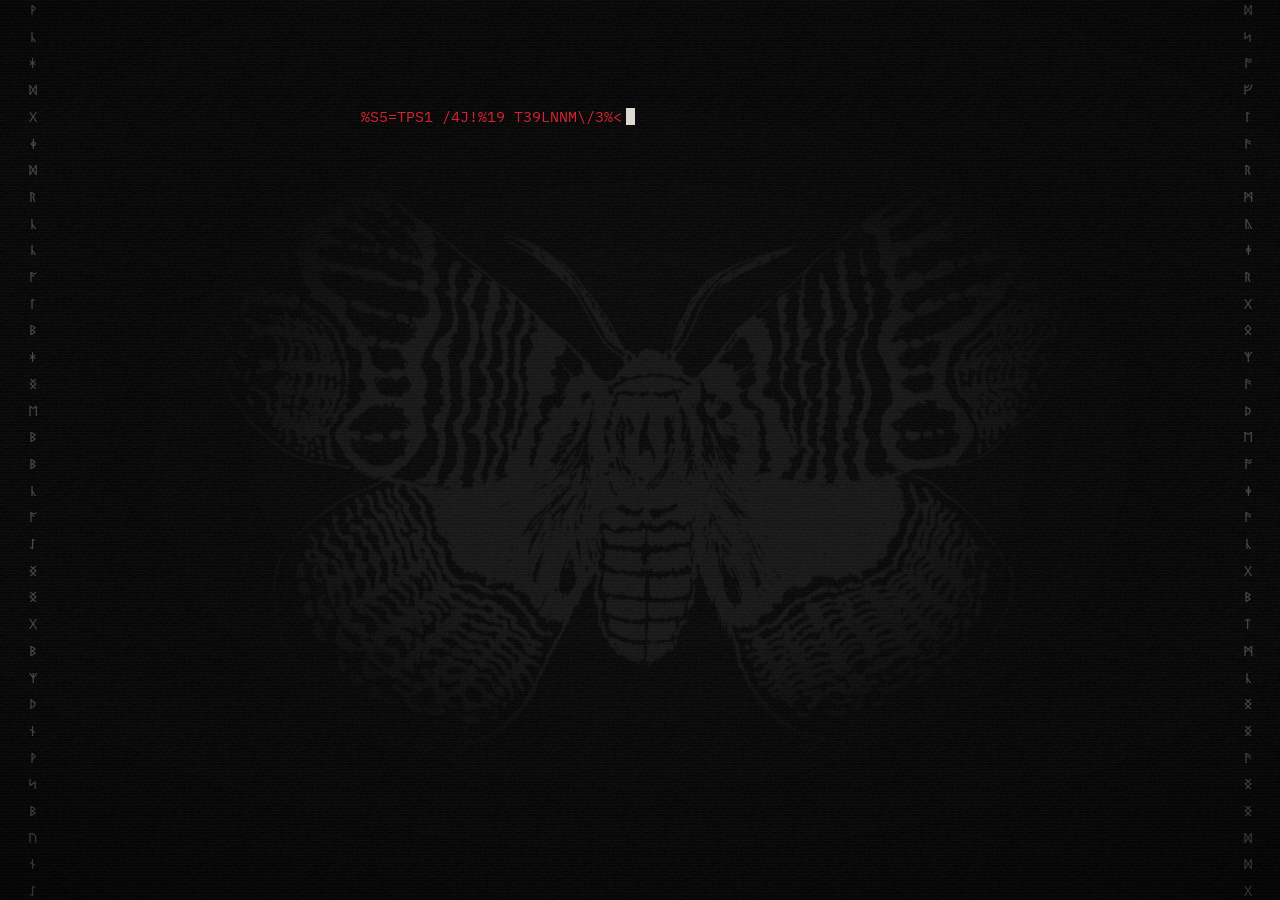
<file: index.html>
<!DOCTYPE html>
<html lang="pt-BR">

<head>
    <meta charset="UTF-8">
    <meta name="viewport" content="width=device-width, initial-scale=1.0">
    <meta name="theme-color" content="#040404">
    <title>$##%@#</title>
    <link rel="preconnect" href="https://fonts.googleapis.com">
    <link rel="preconnect" href="https://fonts.gstatic.com" crossorigin>
    <link href="https://fonts.googleapis.com/css2?family=Cormorant+Garamond:wght@500;600&family=IBM+Plex+Mono:wght@400;500&family=Noto+Sans+Runic&display=swap" rel="stylesheet">
    <link rel="stylesheet" href="assets/cicada.css">
</head>

<body>
    <!--
        Registro automático: o candidato abriu o código-fonte do documento.
        Comportamento desejável. Recomenda-se manter o hábito.
    -->
    <img class="mariposa" src="assets/moth.png" alt="">
    <div class="runas"></div>
    <div class="runas runas--direita"></div>

    <main class="tela">
        <section class="transmissao" aria-label="Memorando da Fundação">
            <p class="ln ln--alerta" data-decrypt>ATENÇÃO: ARQUIVO CLASSIFICADO</p>
            <p class="ln pgp" data-decrypt>O acesso a este documento é monitorado.</p>
            <p class="ln pgp" data-decrypt data-pausa="400">Toda tentativa de acesso indevido é registrada.</p>

            <p class="ln ln--espaco pgp" data-decrypt>Memorando interno · Departamento de Recrutamento</p>
            <p class="ln pgp" data-decrypt>Para: candidato(a) nº ████</p>
            <p class="ln pgp" data-decrypt data-pausa="500">Assunto: avaliação de aptidão</p>

            <p class="ln ln--espaco" data-decrypt>Você foi selecionado(a) para avaliação.</p>
            <p class="ln" data-decrypt data-pausa="300">A Fundação procura indivíduos atentos.</p>
            <p class="ln ln--espaco" data-decrypt>Para identificá-los, quatro testes foram instalados no Item 3301, um domínio anômalo sob contenção.</p>
            <p class="ln" data-decrypt data-pausa="500">Os testes estão escondidos em cores, documentos, letras trocadas e luzes.</p>

            <p class="ln ln--espaco" data-decrypt>Nem tudo o que importa está na superfície.</p>
            <p class="ln" data-decrypt data-pausa="400">Recomenda-se manter papel e caneta à mão.</p>

            <p class="ln ln--espaco"><span class="sigilo">$##%@#</span></p>

            <p class="ln ln--espaco pgp" data-decrypt>Assegurar. Conter. Proteger.</p>
            <p class="ln assinatura" data-decrypt>iQIcBAEBCgAGBQJlTMhHAAoJEBYGPLrC3301g7kP/2XQm0Rt9vWsbH4yLq8ZcNfA1eJdtUo3K6aV0xPpYw7qGmE2sRj5hL9nCbD4fZ0iXkQvT8uMyWp1oN3cAeS6rHgB2lIzKfEx7mQdJ9vRwTsU4aYb0LpCn5HiGk2oZy8MfN1qW3eDtV6cXbAjSlP0rKuQ9gIhO=3301</p>

            <a class="ln acao" href="primeira-etapa.html" data-transicao>[ iniciar avaliação ]</a>
        </section>
    </main>

    <script src="assets/cicada.js"></script>
    <script>
        setTimeout(() => fx.revela(document.querySelectorAll('.transmissao .ln'), 130), 1100);
    </script>
</body>

</html>
</file>
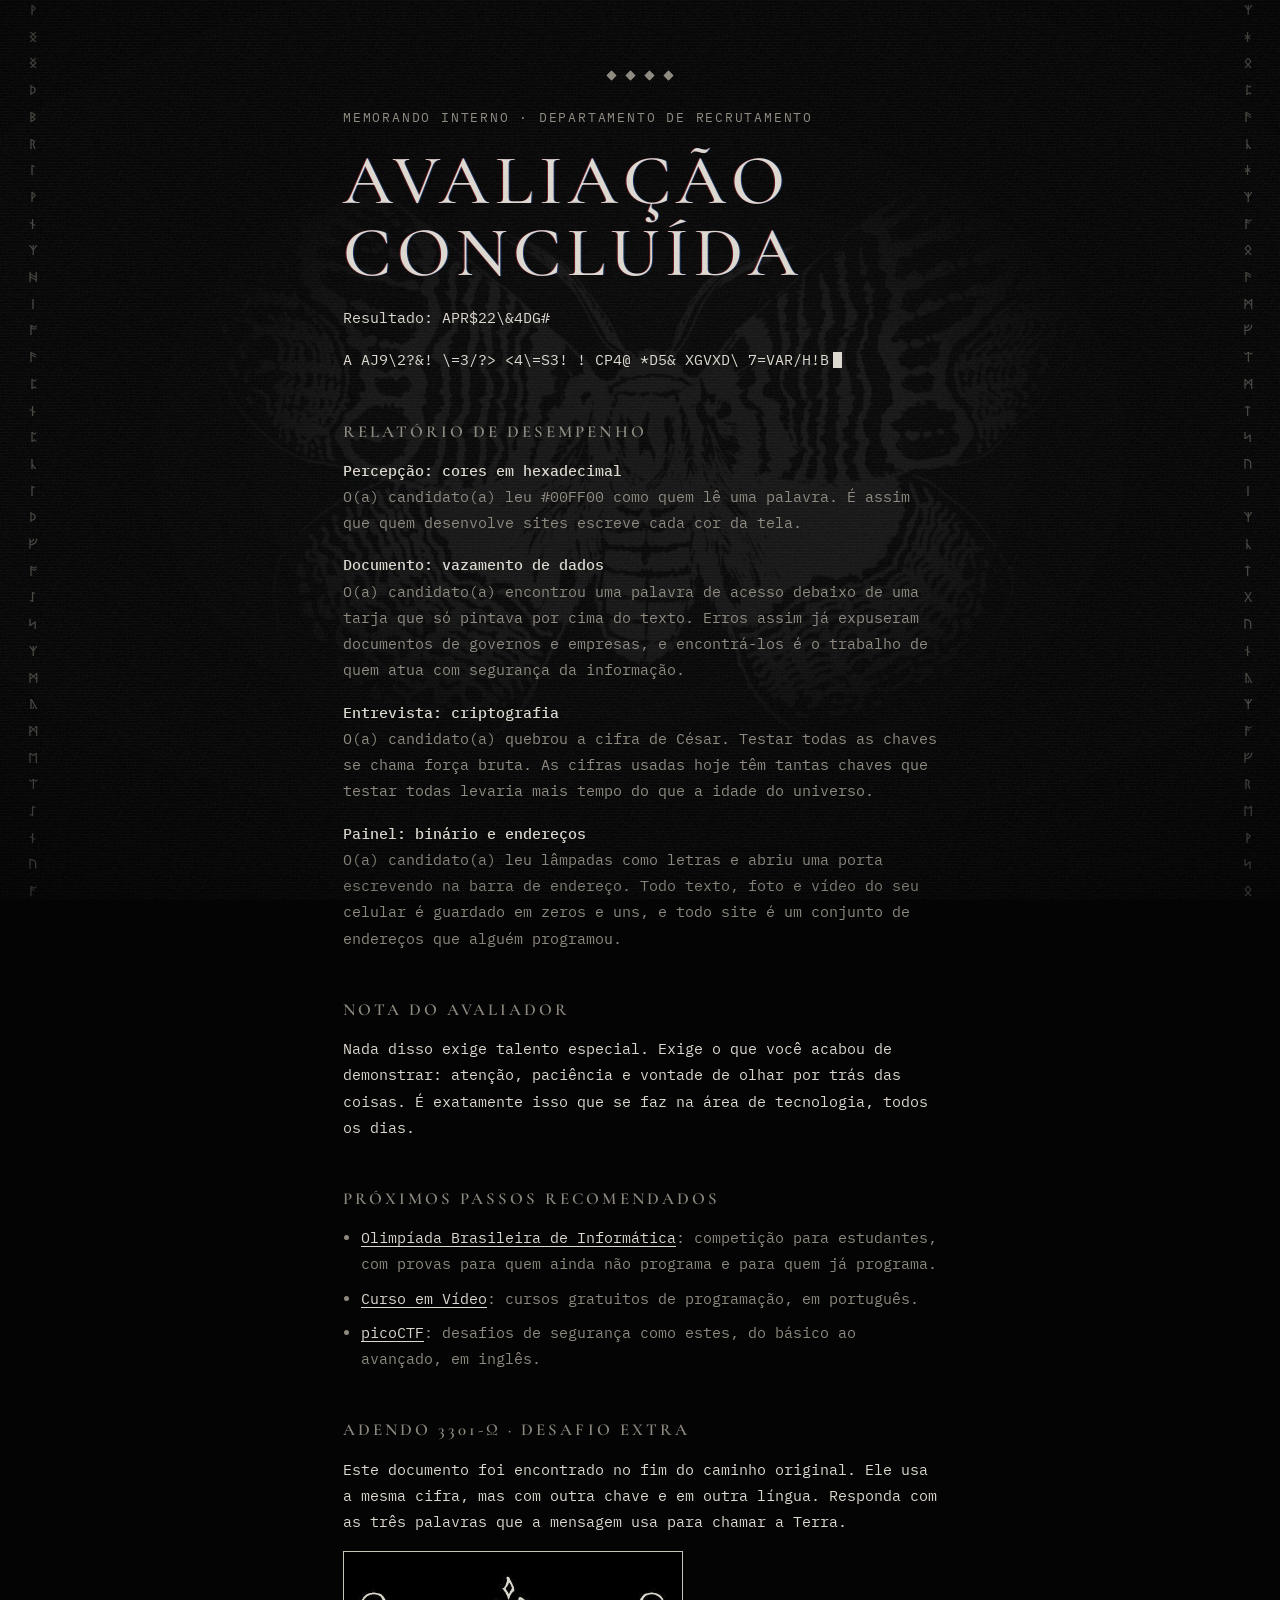
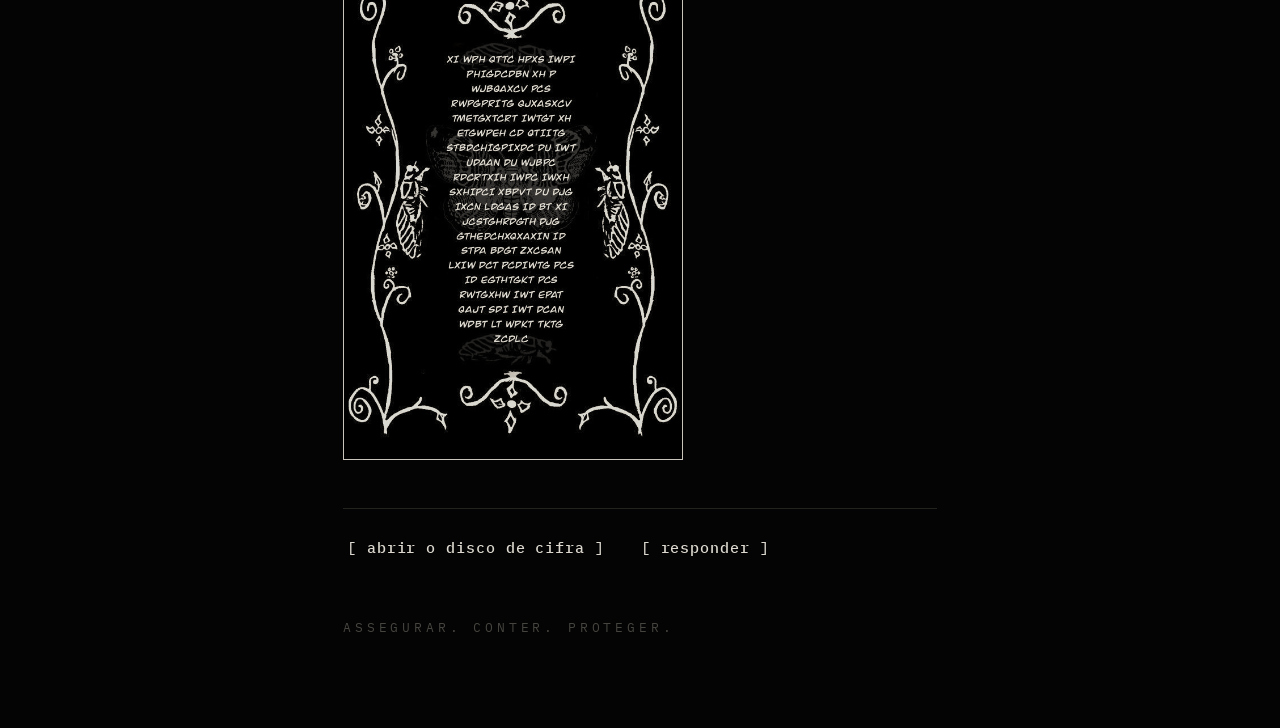
<file: farol.html>
<!DOCTYPE html>
<html lang="pt-BR">

<head>
    <meta charset="UTF-8">
    <meta name="viewport" content="width=device-width, initial-scale=1.0">
    <meta name="theme-color" content="#040404">
    <title>$##%@#</title>
    <link rel="preconnect" href="https://fonts.googleapis.com">
    <link rel="preconnect" href="https://fonts.gstatic.com" crossorigin>
    <link href="https://fonts.googleapis.com/css2?family=Cormorant+Garamond:wght@500;600&family=IBM+Plex+Mono:wght@400;500&family=Noto+Sans+Runic&display=swap" rel="stylesheet">
    <link rel="stylesheet" href="assets/cicada.css">
</head>

<body>
    <img class="mariposa" src="assets/moth.png" alt="">
    <div class="runas"></div>
    <div class="runas runas--direita"></div>

    <main class="tela">
        <article class="final">
            <div class="trilha" data-teste="5"></div>
            <p class="cabecalho">Memorando interno · Departamento de Recrutamento</p>
            <h1 class="titulo glitch">Avaliação concluída</h1>
            <p class="ln ln--espaco" data-decrypt>Resultado: APROVADO(A).</p>
            <p class="ln" data-decrypt>A mariposa sempre procura a luz. Você também procurou.</p>

            <h2 class="subtitulo">Relatório de desempenho</h2>
            <dl class="relatorio">
                <div>
                    <dt>Percepção: cores em hexadecimal</dt>
                    <dd>O(a) candidato(a) leu #00FF00 como quem lê uma palavra. É assim que quem desenvolve sites escreve cada cor da tela.</dd>
                </div>
                <div>
                    <dt>Documento: vazamento de dados</dt>
                    <dd>O(a) candidato(a) encontrou uma palavra de acesso debaixo de uma tarja que só pintava por cima do texto. Erros assim já expuseram documentos de governos e empresas, e encontrá-los é o trabalho de quem atua com segurança da informação.</dd>
                </div>
                <div>
                    <dt>Entrevista: criptografia</dt>
                    <dd>O(a) candidato(a) quebrou a cifra de César. Testar todas as chaves se chama força bruta. As cifras usadas hoje têm tantas chaves que testar todas levaria mais tempo do que a idade do universo.</dd>
                </div>
                <div>
                    <dt>Painel: binário e endereços</dt>
                    <dd>O(a) candidato(a) leu lâmpadas como letras e abriu uma porta escrevendo na barra de endereço. Todo texto, foto e vídeo do seu celular é guardado em zeros e uns, e todo site é um conjunto de endereços que alguém programou.</dd>
                </div>
            </dl>

            <h2 class="subtitulo">Nota do avaliador</h2>
            <p>Nada disso exige talento especial. Exige o que você acabou de demonstrar: atenção, paciência e vontade de olhar por trás das coisas. É exatamente isso que se faz na área de tecnologia, todos os dias.</p>

            <h2 class="subtitulo">Próximos passos recomendados</h2>
            <ul class="caminhos">
                <li><a href="https://olimpiada.ic.unicamp.br/" target="_blank" rel="noopener">Olimpíada Brasileira de Informática</a>: competição para estudantes, com provas para quem ainda não programa e para quem já programa.</li>
                <li><a href="https://www.cursoemvideo.com/" target="_blank" rel="noopener">Curso em Vídeo</a>: cursos gratuitos de programação, em português.</li>
                <li><a href="https://picoctf.org/" target="_blank" rel="noopener">picoCTF</a>: desafios de segurança como estes, do básico ao avançado, em inglês.</li>
            </ul>

            <section class="extra" aria-labelledby="extra-titulo">
                <h2 class="subtitulo" id="extra-titulo">Adendo 3301-Ω · desafio extra</h2>
                <p>Este documento foi encontrado no fim do caminho original. Ele usa a mesma cifra, mas com outra chave e em outra língua. Responda com as três palavras que a mensagem usa para chamar a Terra.</p>
                <img src="assets/cypher.jpg" alt="Folha ornamentada com cigarras e uma mensagem cifrada em letras maiúsculas.">
                <nav class="acoes" aria-label="Desafio extra">
                    <a class="acao" href="mariposa.html#disco" target="_blank" rel="noopener">[ abrir o disco de cifra ]</a>
                    <button class="acao" type="button" data-console="console">[ responder ]</button>
                </nav>
            </section>

            <p class="lema">Assegurar. Conter. Proteger.</p>
        </article>
    </main>

    <dialog class="console" id="console" aria-labelledby="console-titulo">
        <form>
            <p class="ln on ln--sistema" id="console-titulo">&gt; terminal da Fundação · autenticação requerida</p>
            <div class="console-entrada">
                <label for="senha">&gt; resposta:</label>
                <input id="senha" name="senha" type="text" autocomplete="off" autocapitalize="off"
                    spellcheck="false" required>
            </div>
            <div class="console-saida" aria-live="polite"></div>
            <div class="console-rodape">
                <button class="acao" type="submit">[ enviar ]</button>
                <button class="acao acao--fraca" type="button" data-fecha>[ cancelar ]</button>
            </div>
        </form>
    </dialog>

    <script src="assets/cicada.js"></script>
    <script>
        setTimeout(() => fx.revela(document.querySelectorAll('.final .ln'), 400), 900);
        console.log('%c%s', 'color:#d81e2b;font:600 16px monospace', 'Você abriu o console do navegador. Quem programa passa o dia aqui. Bem-vindo(a).');
    </script>
</body>

</html>
</file>
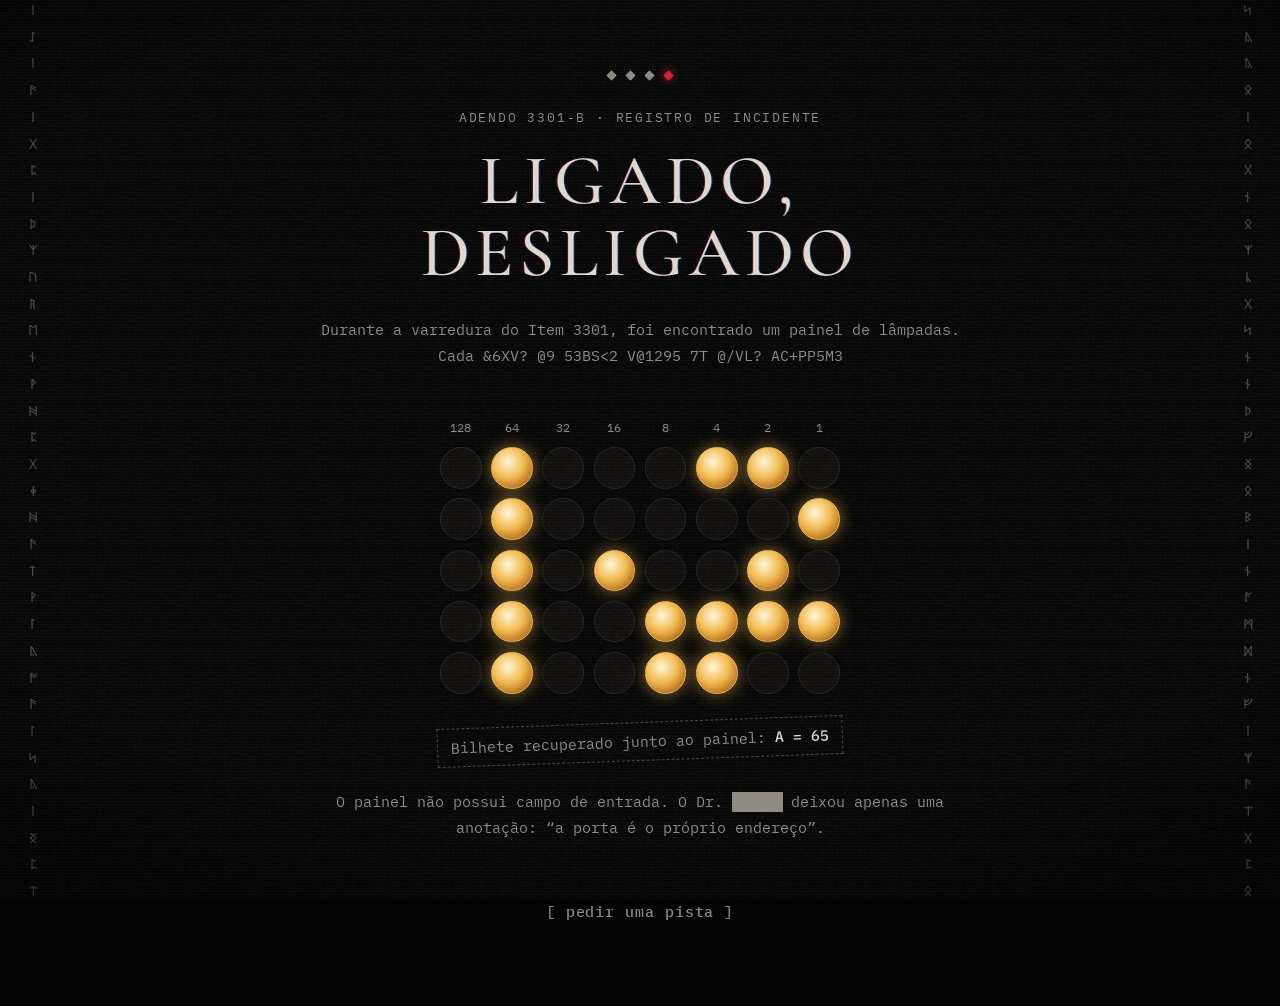
<file: lanterna.html>
<!DOCTYPE html>
<html lang="pt-BR">

<head>
    <meta charset="UTF-8">
    <meta name="viewport" content="width=device-width, initial-scale=1.0">
    <meta name="theme-color" content="#040404">
    <title>$##%@#</title>
    <link rel="preconnect" href="https://fonts.googleapis.com">
    <link rel="preconnect" href="https://fonts.gstatic.com" crossorigin>
    <link href="https://fonts.googleapis.com/css2?family=Cormorant+Garamond:wght@500;600&family=IBM+Plex+Mono:wght@400;500&family=Noto+Sans+Runic&display=swap" rel="stylesheet">
    <link rel="stylesheet" href="assets/cicada.css">
</head>

<body>
    <div class="runas"></div>
    <div class="runas runas--direita"></div>

    <main class="tela">
        <section class="etapa">
            <div class="trilha" data-teste="4"></div>
            <p class="cabecalho">Adendo 3301-B · registro de incidente</p>
            <h1 class="titulo glitch">Ligado, desligado</h1>
            <p class="instrucao" data-decrypt>Durante a varredura do Item 3301, foi encontrado um painel de lâmpadas. Cada linha do painel guarda um único símbolo.</p>

            <div class="lampadas" id="painel" data-intacto>
                <div class="lampadas-linha lampadas-pesos" aria-label="Valor de cada coluna">
                    <span>128</span><span>64</span><span>32</span><span>16</span><span>8</span><span>4</span><span>2</span><span>1</span>
                </div>
            </div>

            <p class="bilhete" data-intacto>Bilhete recuperado junto ao painel: <b>A = 65</b></p>

            <p class="instrucao">O painel não possui campo de entrada. O Dr. <span class="censura">██████</span> deixou apenas uma anotação: “a porta é o próprio endereço”.</p>

            <aside class="pistas" aria-live="polite">
                <button class="acao acao--fraca" type="button" data-pista>[ pedir uma pista ]</button>
                <p class="pista" hidden>Cada linha é uma letra. Cada lâmpada acesa vale o número escrito acima dela: some os valores das lâmpadas acesas.</p>
                <p class="pista" hidden>Se A é 65, então B é 66, C é 67, e assim por diante. A primeira linha soma 64 + 4 + 2 = 70: é a letra F.</p>
                <p class="pista" hidden>Olhe a barra de endereço: ela termina em lanterna.html. Troque “lanterna” pela palavra que as lâmpadas formam e aperte Enter.</p>
            </aside>
        </section>
    </main>

    <script src="assets/cicada.js"></script>
    <script>
        const painel = document.getElementById('painel');
        ['01000110', '01000001', '01010010', '01001111', '01001100'].forEach((bits, i) => {
            const linha = document.createElement('div');
            linha.className = 'lampadas-linha';
            linha.setAttribute('role', 'img');
            linha.setAttribute('aria-label', `Linha ${i + 1}: ${[...bits].map((b) => (b === '1' ? 'acesa' : 'apagada')).join(', ')}`);
            linha.innerHTML = [...bits].map((b) => `<span class="lampada${b === '1' ? ' acesa' : ''}"></span>`).join('');
            painel.append(linha);
        });
        fx.decifra(document.querySelector('.instrucao'), 1900);
    </script>
</body>

</html>
</file>
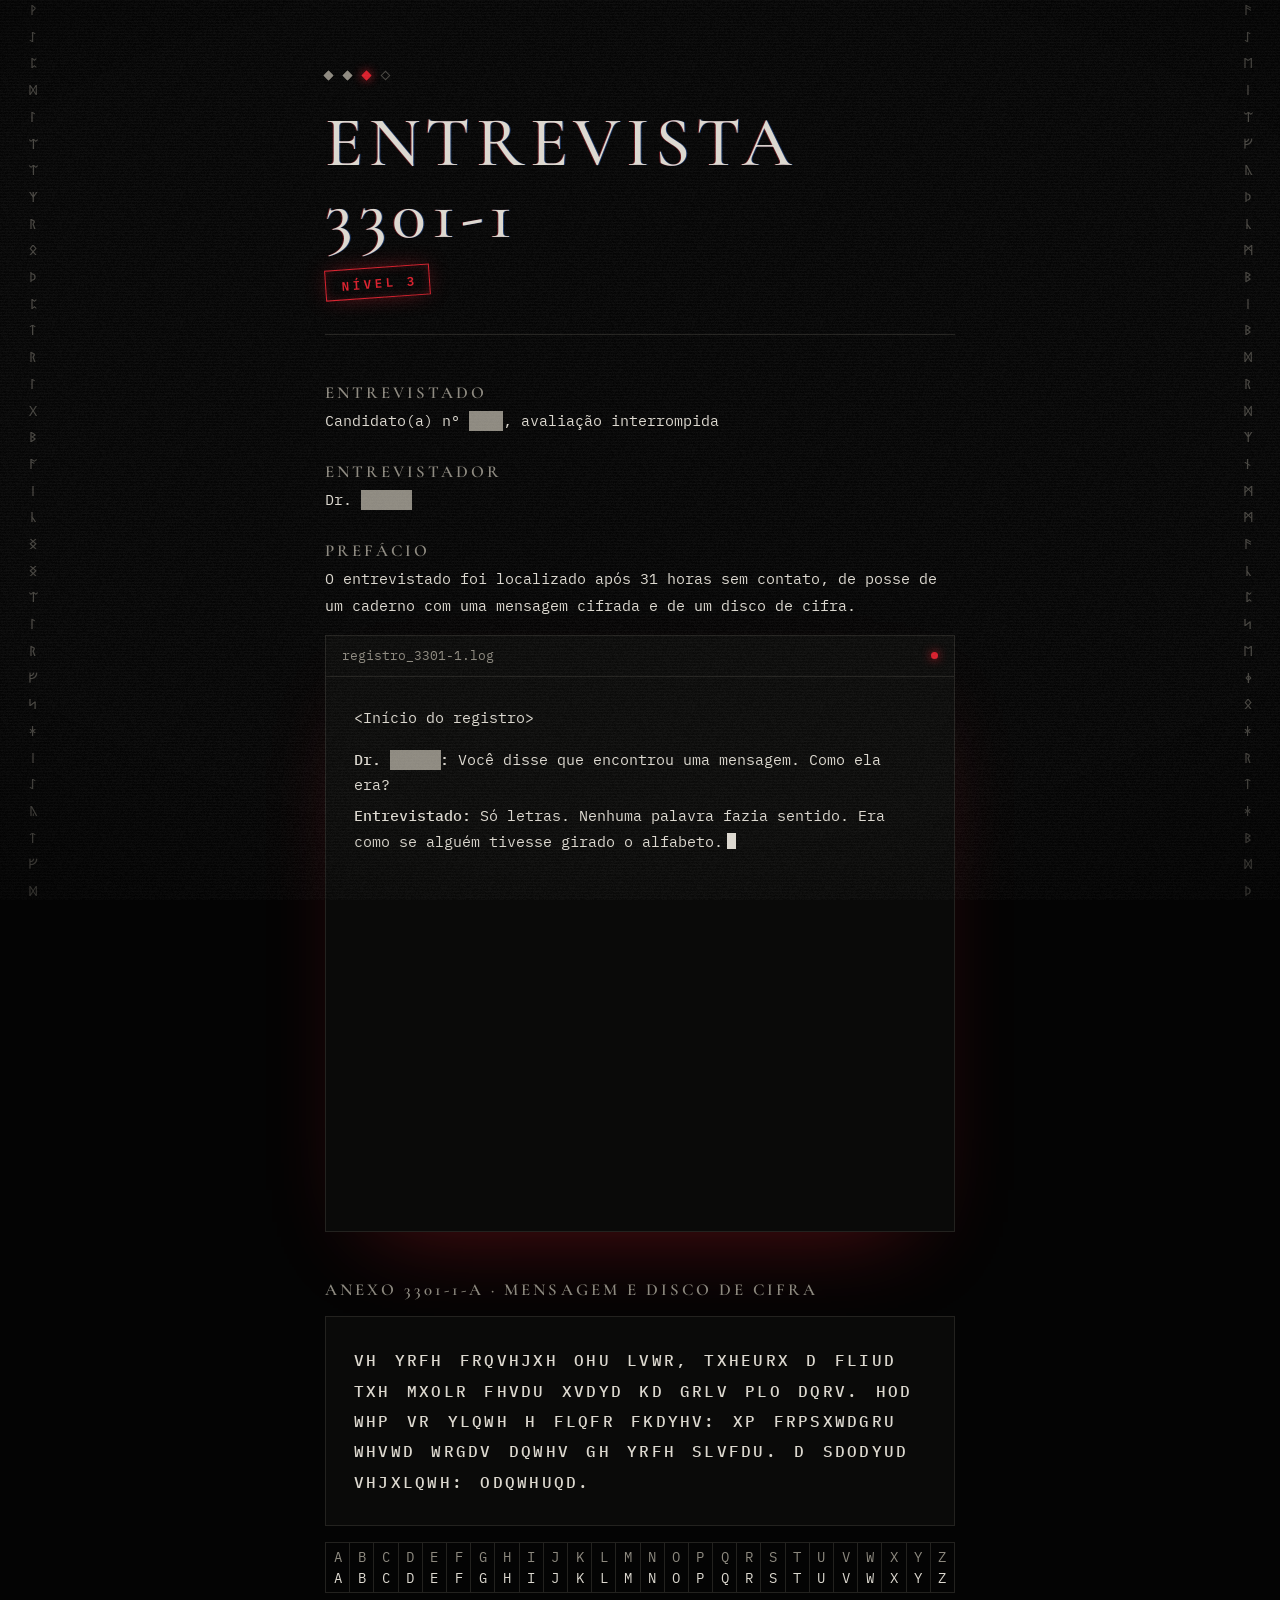
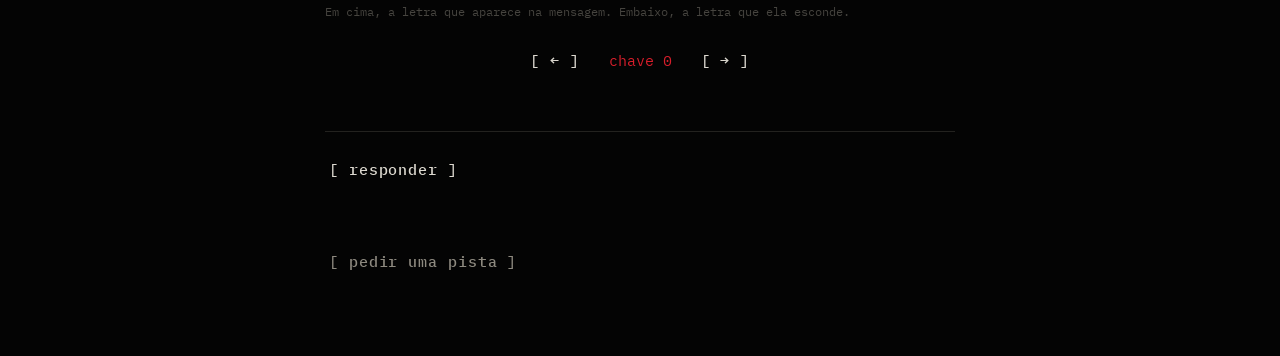
<file: mariposa.html>
<!DOCTYPE html>
<html lang="pt-BR">

<head>
    <meta charset="UTF-8">
    <meta name="viewport" content="width=device-width, initial-scale=1.0">
    <meta name="theme-color" content="#040404">
    <title>$##%@#</title>
    <link rel="preconnect" href="https://fonts.googleapis.com">
    <link rel="preconnect" href="https://fonts.gstatic.com" crossorigin>
    <link href="https://fonts.googleapis.com/css2?family=Cormorant+Garamond:wght@500;600&family=IBM+Plex+Mono:wght@400;500&family=Noto+Sans+Runic&display=swap" rel="stylesheet">
    <link rel="stylesheet" href="assets/cicada.css">
</head>

<body>
    <div class="runas"></div>
    <div class="runas runas--direita"></div>

    <main class="tela">
        <article class="dossie">
            <div class="trilha" data-teste="3"></div>
            <header class="dossie-cabeca">
                <h1 class="titulo glitch">Entrevista 3301-1</h1>
                <span class="carimbo">Nível 3</span>
            </header>

            <dl class="campos">
                <div>
                    <dt>Entrevistado</dt>
                    <dd>Candidato(a) nº <span class="censura">████</span>, avaliação interrompida</dd>
                </div>
                <div>
                    <dt>Entrevistador</dt>
                    <dd>Dr. <span class="censura">██████</span></dd>
                </div>
                <div>
                    <dt>Prefácio</dt>
                    <dd>O entrevistado foi localizado após 31 horas sem contato, de posse de um caderno com uma
                        mensagem cifrada e de um disco de cifra.</dd>
                </div>
            </dl>

            <section class="terminal" aria-label="Registro da entrevista">
                <div class="terminal-barra"><span>registro_3301-1.log</span><span class="led"></span></div>
                <div class="terminal-corpo">
                    <p class="ln" data-decrypt>&lt;Início do registro&gt;</p>
                    <p class="ln ln--espaco" data-pausa="300"><b>Dr. <span class="censura">██████</span>:</b> Você disse que encontrou uma mensagem. Como ela era?</p>
                    <p class="ln" data-pausa="400"><b>Entrevistado:</b> Só letras. Nenhuma palavra fazia sentido. Era como se alguém tivesse girado o alfabeto.</p>
                    <p class="ln" data-pausa="200"><b>Dr. <span class="censura">██████</span>:</b> Girado quanto?</p>
                    <p class="ln" data-pausa="500"><b>Entrevistado:</b> Ele só repetia uma coisa: “a chave é o número de luzes de um pixel”. Depois disso, sumiu.</p>
                    <p class="ln" data-pausa="200"><b>Dr. <span class="censura">██████</span>:</b> Quem é “ele”?</p>
                    <p class="ln" data-pausa="400"><b>Entrevistado:</b> [DADOS EXPURGADOS]</p>
                    <p class="ln" data-pausa="200"><b>Dr. <span class="censura">██████</span>:</b> E o padrão <span class="sigilo">$##%@#</span>?</p>
                    <p class="ln" data-pausa="300"><b>Entrevistado:</b> Está em todo lugar. Na tela, nos cadernos, nos sonhos.</p>
                    <p class="ln ln--espaco ln--alerta"><b>&lt;Fim</b> $##%%@#%@!@~#%~@#@#$ <b>do registro&gt;</b></p>
                    <p class="ln ln--espaco ln--sistema"><b>Nota de encerramento:</b> A mensagem e o disco recuperados com o entrevistado seguem no Anexo 3301-1-A.</p>
                </div>
            </section>

            <section class="anexo" id="disco" aria-labelledby="anexo-titulo" data-intacto>
                <h2 class="subtitulo" id="anexo-titulo">Anexo 3301-1-A · mensagem e disco de cifra</h2>
                <p class="mensagem-cifrada" id="mensagem">VH YRFH FRQVHJXH OHU LVWR, TXHEURX D FLIUD TXH MXOLR FHVDU XVDYD KD GRLV PLO DQRV. HOD WHP VR YLQWH H FLQFR FKDYHV: XP FRPSXWDGRU WHVWD WRGDV DQWHV GH YRFH SLVFDU. D SDODYUD VHJXLQWH: ODQWHUQD.</p>
                <div class="disco" id="faixa" aria-hidden="true"></div>
                <p class="legenda">Em cima, a letra que aparece na mensagem. Embaixo, a letra que ela esconde.</p>
                <div class="disco-controle">
                    <button class="acao" type="button" id="menos" aria-label="Girar o disco para trás">[ ← ]</button>
                    <output id="chave" aria-live="polite">chave 0</output>
                    <button class="acao" type="button" id="mais" aria-label="Girar o disco para a frente">[ → ]</button>
                </div>
            </section>

            <nav class="acoes" aria-label="Navegação">
                <button class="acao" type="button" data-console="console">[ responder ]</button>
            </nav>

            <aside class="pistas" aria-live="polite">
                <button class="acao acao--fraca" type="button" data-pista>[ pedir uma pista ]</button>
                <p class="pista" hidden>Cada letra da mensagem foi trocada por outra, alguns passos à frente no alfabeto. Gire o disco e observe a mensagem mudar.</p>
                <p class="pista" hidden>A chave é um número. O entrevistado deu a pista: de quantas luzes é feito um pixel? O primeiro teste respondeu isso.</p>
                <p class="pista" hidden>A chave é 3. Leia a última frase da mensagem e responda com a palavra que ela indica.</p>
            </aside>
        </article>
    </main>

    <dialog class="console" id="console" aria-labelledby="console-titulo">
        <form>
            <p class="ln on ln--sistema" id="console-titulo">&gt; terminal da Fundação · autenticação requerida</p>
            <div class="console-entrada">
                <label for="senha">&gt; palavra seguinte:</label>
                <input id="senha" name="senha" type="text" autocomplete="off" autocapitalize="off"
                    spellcheck="false" required>
            </div>
            <div class="console-saida" aria-live="polite"></div>
            <div class="console-rodape">
                <button class="acao" type="submit">[ enviar ]</button>
                <button class="acao acao--fraca" type="button" data-fecha>[ cancelar ]</button>
            </div>
        </form>
    </dialog>

    <script src="assets/cicada.js"></script>
    <script>
        const ALFABETO = 'ABCDEFGHIJKLMNOPQRSTUVWXYZ';
        const mensagem = document.getElementById('mensagem');
        const faixa = document.getElementById('faixa');
        const saidaChave = document.getElementById('chave');
        const cifrada = mensagem.textContent;
        let chave = 0;

        // Cifra de César: cada letra volta "chave" posições no alfabeto
        const volta = (letra) => ALFABETO[(ALFABETO.indexOf(letra) - chave + 26) % 26];

        function gira(passo) {
            chave = (chave + passo + 26) % 26;
            saidaChave.textContent = `chave ${chave}`;
            mensagem.textContent = cifrada.replace(/[A-Z]/g, volta);
            faixa.innerHTML = [...ALFABETO].map((l) => `<span><b>${l}</b>${volta(l)}</span>`).join('');
        }

        gira(0);
        document.getElementById('menos').addEventListener('click', () => { gira(-1); fx.sfx('tique'); });
        document.getElementById('mais').addEventListener('click', () => { gira(1); fx.sfx('tique'); });
        setTimeout(() => fx.revela(document.querySelectorAll('.terminal-corpo .ln'), 140), 900);
    </script>
</body>

</html>
</file>
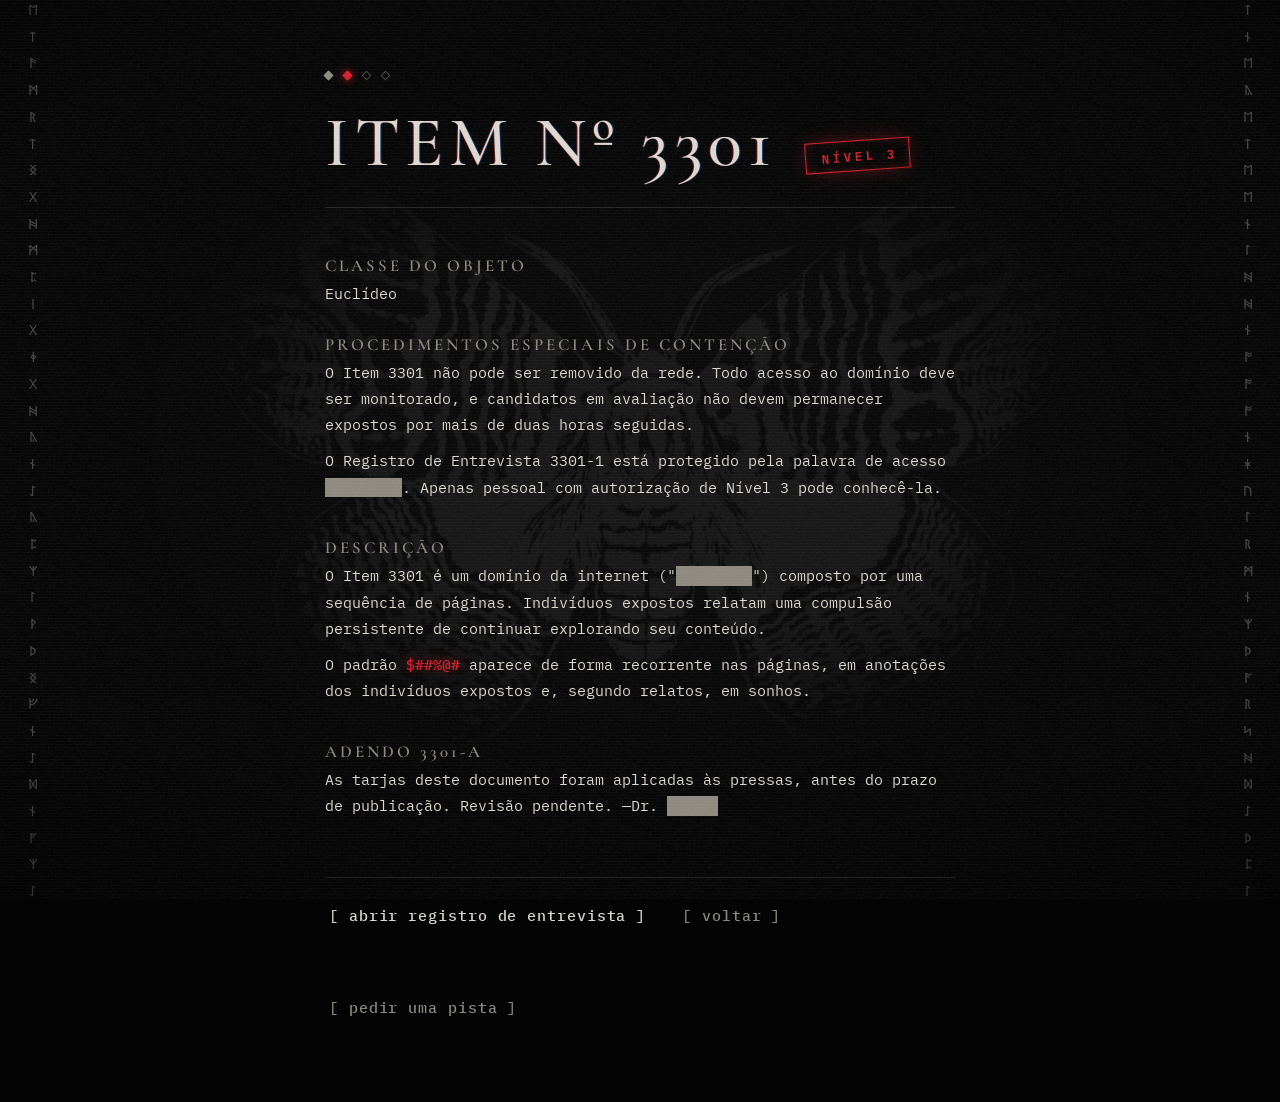
<file: pag-transicao.html>
<!DOCTYPE html>
<html lang="pt-BR">

<head>
    <meta charset="UTF-8">
    <meta name="viewport" content="width=device-width, initial-scale=1.0">
    <meta name="theme-color" content="#040404">
    <title>$##%@#</title>
    <link rel="preconnect" href="https://fonts.googleapis.com">
    <link rel="preconnect" href="https://fonts.gstatic.com" crossorigin>
    <link href="https://fonts.googleapis.com/css2?family=Cormorant+Garamond:wght@500;600&family=IBM+Plex+Mono:wght@400;500&family=Noto+Sans+Runic&display=swap" rel="stylesheet">
    <link rel="stylesheet" href="assets/cicada.css">
</head>

<body>
    <img class="mariposa" src="assets/moth.png" alt="" id="bg-moth">
    <div class="runas"></div>
    <div class="runas runas--direita"></div>

    <main class="tela">
        <article class="dossie">
            <div class="trilha" data-teste="2"></div>
            <header class="dossie-cabeca">
                <h1 class="titulo glitch">Item nº 3301</h1>
                <span class="carimbo">Nível 3</span>
            </header>

            <dl class="campos">
                <div>
                    <dt>Classe do objeto</dt>
                    <dd>Euclídeo</dd>
                </div>
                <div>
                    <dt>Procedimentos especiais de contenção</dt>
                    <dd>
                        <p>O Item 3301 não pode ser removido da rede. Todo acesso ao domínio deve ser monitorado, e
                            candidatos em avaliação não devem permanecer expostos por mais de duas horas seguidas.</p>
                        <p>O Registro de Entrevista 3301-1 está protegido pela palavra de acesso
                            <!-- TODO: aplicar a tarja de verdade. Pintar por cima não apaga o texto. --><span class="tarja">mariposa</span>.
                            Apenas pessoal com autorização de Nível 3 pode conhecê-la.</p>
                    </dd>
                </div>
                <div>
                    <dt>Descrição</dt>
                    <dd>
                        <p>O Item 3301 é um domínio da internet ("<span class="censura">█████████</span>") composto
                            por uma sequência de páginas. Indivíduos expostos relatam uma compulsão persistente de
                            continuar explorando seu conteúdo.</p>
                        <p>O padrão <span class="sigilo">$##%@#</span> aparece de forma recorrente nas páginas, em
                            anotações dos indivíduos expostos e, segundo relatos, em sonhos.</p>
                    </dd>
                </div>
                <div>
                    <dt>Adendo 3301-A</dt>
                    <dd>
                        <p>As tarjas deste documento foram aplicadas às pressas, antes do prazo de publicação.
                            Revisão pendente. —Dr. <span class="censura">██████</span></p>
                    </dd>
                </div>
            </dl>

            <nav class="acoes" aria-label="Navegação">
                <button class="acao" type="button" data-console="console">[ abrir registro de entrevista ]</button>
                <a class="acao acao--fraca" href="primeira-etapa.html" data-transicao>[ voltar ]</a>
            </nav>

            <aside class="pistas" aria-live="polite">
                <button class="acao acao--fraca" type="button" data-pista>[ pedir uma pista ]</button>
                <p class="pista" hidden>Uma tarja esconde o texto dos olhos. Mas o texto ainda está lá embaixo? Leia o Adendo 3301-A de novo.</p>
                <p class="pista" hidden>Selecione a tarja dos procedimentos de contenção com o mouse, ou segure o dedo sobre ela no celular. Depois, copie e cole no campo de acesso.</p>
                <p class="pista" hidden>Outro caminho: leia o código-fonte da página. No computador, aperte Ctrl+U. No Chrome do celular, escreva view-source: antes do endereço.</p>
            </aside>
        </article>
    </main>

    <dialog class="console" id="console" aria-labelledby="console-titulo">
        <form>
            <p class="ln on ln--sistema" id="console-titulo">&gt; terminal da Fundação · autenticação requerida</p>
            <div class="console-entrada">
                <label for="senha">&gt; palavra de acesso:</label>
                <input id="senha" name="senha" type="text" autocomplete="off" autocapitalize="off"
                    spellcheck="false" required>
            </div>
            <div class="console-saida" aria-live="polite"></div>
            <div class="console-rodape">
                <button class="acao" type="submit">[ enviar ]</button>
                <button class="acao acao--fraca" type="button" data-fecha>[ cancelar ]</button>
            </div>
        </form>
    </dialog>

    <script src="assets/cicada.js"></script>
</body>

</html>
</file>
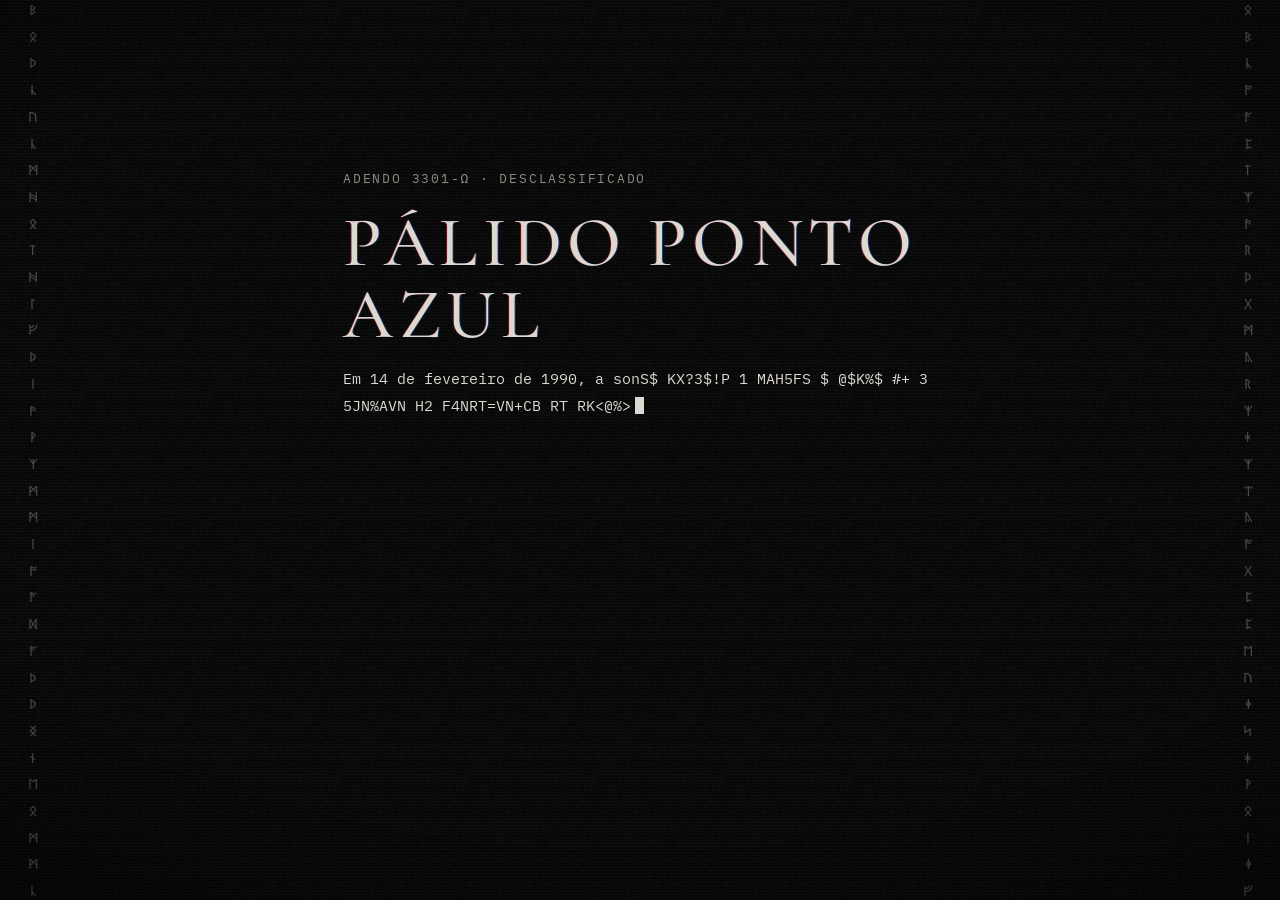
<file: palebluedot.html>
<!DOCTYPE html>
<html lang="pt-BR">

<head>
    <meta charset="UTF-8">
    <meta name="viewport" content="width=device-width, initial-scale=1.0">
    <meta name="theme-color" content="#040404">
    <title>$##%@#</title>
    <link rel="preconnect" href="https://fonts.googleapis.com">
    <link rel="preconnect" href="https://fonts.gstatic.com" crossorigin>
    <link href="https://fonts.googleapis.com/css2?family=Cormorant+Garamond:wght@500;600&family=IBM+Plex+Mono:wght@400;500&family=Noto+Sans+Runic&display=swap" rel="stylesheet">
    <link rel="stylesheet" href="assets/cicada.css">
</head>

<body>
    <div class="runas"></div>
    <div class="runas runas--direita"></div>

    <main class="tela">
        <article class="final">
            <p class="cabecalho">Adendo 3301-Ω · desclassificado</p>
            <h1 class="titulo glitch">Pálido ponto azul</h1>
            <p class="ln ln--espaco" data-decrypt>Em 14 de fevereiro de 1990, a sonda Voyager 1 estava a cerca de 6 bilhões de quilômetros da Terra.</p>
            <p class="ln" data-decrypt>Antes de desligar suas câmeras, ela se virou para trás e fotografou o planeta.</p>
            <p class="ln" data-decrypt>Na foto, a Terra inteira ocupa menos de um pixel.</p>
            <p class="ln ln--espaco" data-decrypt>O texto que você decifrou foi escrito pelo astrônomo Carl Sagan sobre essa foto.</p>
            <p class="ln" data-decrypt>Você foi mais longe do que a avaliação pedia. Isso também fica registrado.</p>
            <a class="ln acao" href="index.html" data-transicao>[ recomeçar ]</a>
        </article>
    </main>

    <script src="assets/cicada.js"></script>
    <script>
        setTimeout(() => fx.revela(document.querySelectorAll('.final .ln'), 700), 900);
    </script>
</body>

</html>
</file>
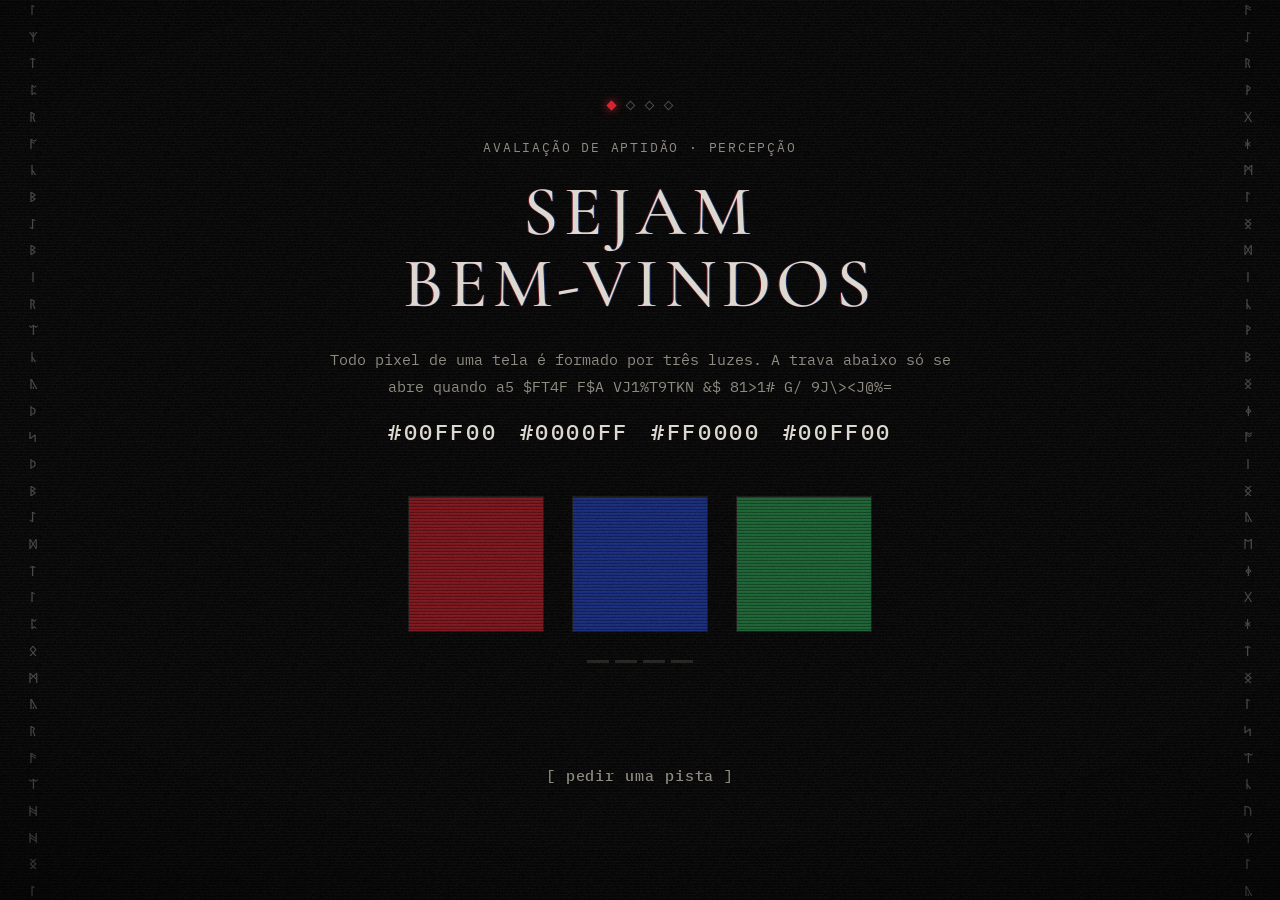
<file: primeira-etapa.html>
<!DOCTYPE html>
<html lang="pt-BR">

<head>
    <meta charset="UTF-8">
    <meta name="viewport" content="width=device-width, initial-scale=1.0">
    <meta name="theme-color" content="#040404">
    <title>$##%@#</title>
    <link rel="preconnect" href="https://fonts.googleapis.com">
    <link rel="preconnect" href="https://fonts.gstatic.com" crossorigin>
    <link href="https://fonts.googleapis.com/css2?family=Cormorant+Garamond:wght@500;600&family=IBM+Plex+Mono:wght@400;500&family=Noto+Sans+Runic&display=swap" rel="stylesheet">
    <link rel="stylesheet" href="assets/cicada.css">
</head>

<body>
    <div class="runas"></div>
    <div class="runas runas--direita"></div>

    <main class="tela">
        <section class="etapa">
            <div class="trilha" data-teste="1"></div>
            <p class="cabecalho">Avaliação de aptidão · percepção</p>
            <h1 class="titulo glitch">Sejam bem&#8209;vindos</h1>
            <p class="instrucao" data-decrypt>Todo pixel de uma tela é formado por três luzes. A trava abaixo só se abre quando as luzes são acionadas na ordem do registro:</p>

            <ol class="codigos" data-intacto aria-label="Registro da trava">
                <li>#00FF00</li>
                <li>#0000FF</li>
                <li>#FF0000</li>
                <li>#00FF00</li>
            </ol>

            <div class="cores" role="group" aria-label="Luzes da trava">
                <button class="cor" type="button" data-cor="red" aria-label="Vermelho"></button>
                <button class="cor" type="button" data-cor="blue" aria-label="Azul"></button>
                <button class="cor" type="button" data-cor="green" aria-label="Verde"></button>
            </div>

            <div class="progresso" aria-hidden="true"><span></span><span></span><span></span><span></span></div>
            <p class="mensagem" id="msg-oculta" aria-live="polite"></p>
            <a href="pag-transicao.html" class="acao" id="link-oculto" data-transicao hidden>
                <span>[ acessar documento ]</span>
            </a>

            <aside class="pistas" aria-live="polite">
                <button class="acao acao--fraca" type="button" data-pista>[ pedir uma pista ]</button>
                <p class="pista" hidden>Na web, toda cor é escrita como # seguido de três pares de dígitos. O primeiro par é o vermelho, o segundo é o verde e o terceiro é o azul.</p>
                <p class="pista" hidden>FF é a luz no máximo; 00 é a luz apagada. Em cada código do registro, só uma das três luzes está acesa.</p>
                <p class="pista" hidden>Em #00FF00, só o par do meio está aceso: é o verde. Comece por ele.</p>
            </aside>
        </section>
    </main>

    <script src="assets/cicada.js"></script>
    <script>
        const cores = document.querySelectorAll('.cor');
        const marcas = document.querySelectorAll('.progresso span');
        const linkOculto = document.getElementById('link-oculto');
        const msg = document.getElementById('msg-oculta');
        const coresCorretas = ["green", "blue", "red", "green"];
        let selecaoAtual = 0;

        fx.decifra(document.querySelector('.instrucao'), 1900);

        const marca = () => marcas.forEach((m, i) => m.classList.toggle('on', i < selecaoAtual));

        cores.forEach((cor) => {
            cor.addEventListener('click', () => {
                if (selecaoAtual === coresCorretas.length) return;

                if (cor.dataset.cor === coresCorretas[selecaoAtual]) {
                    selecaoAtual++;
                    msg.textContent = '';
                    msg.classList.remove('mensagem--erro');
                    fx.sfx('tique');
                    marca();

                    if (selecaoAtual === coresCorretas.length) {
                        fx.sfx('ok');
                        fx.surto(2);
                        msg.textContent = 'Sequência aceita. Acesso ao próximo documento liberado.';
                        linkOculto.hidden = false;
                        fx.decifra(linkOculto.querySelector('span'), 900);
                        linkOculto.focus();
                    }
                } else {
                    selecaoAtual = 0;
                    marca();
                    msg.textContent = 'Sequência inválida. Tentativa registrada.';
                    msg.classList.add('mensagem--erro');
                    fx.sfx('erro');
                    fx.surto(2);
                }
            });
        });
    </script>
</body>

</html>
</file>
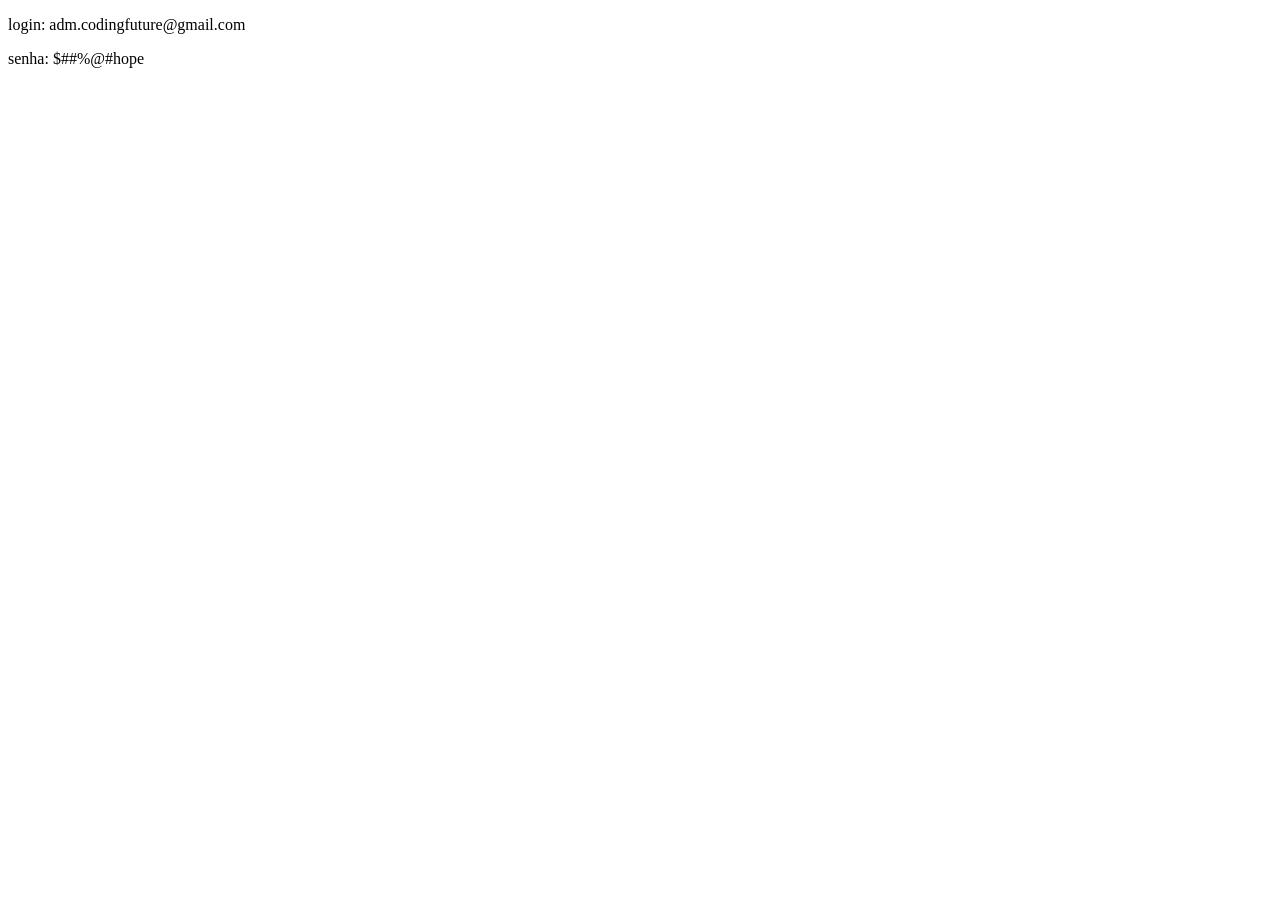
<file: puzzle-master/login.html>
<!DOCTYPE html>
<html lang="en">

<head>
    <meta charset="UTF-8">
    <meta name="viewport" content="width=device-width, initial-scale=1.0">
    <title>Document</title>
</head>

<body>
    <p>login: adm.codingfuture@gmail.com</p>
    </p>senha: $##%@#hope</p>

    
</body>
<script>
    console.log("https://ibb.co/z767H6c")
</script>

</html>
</file>
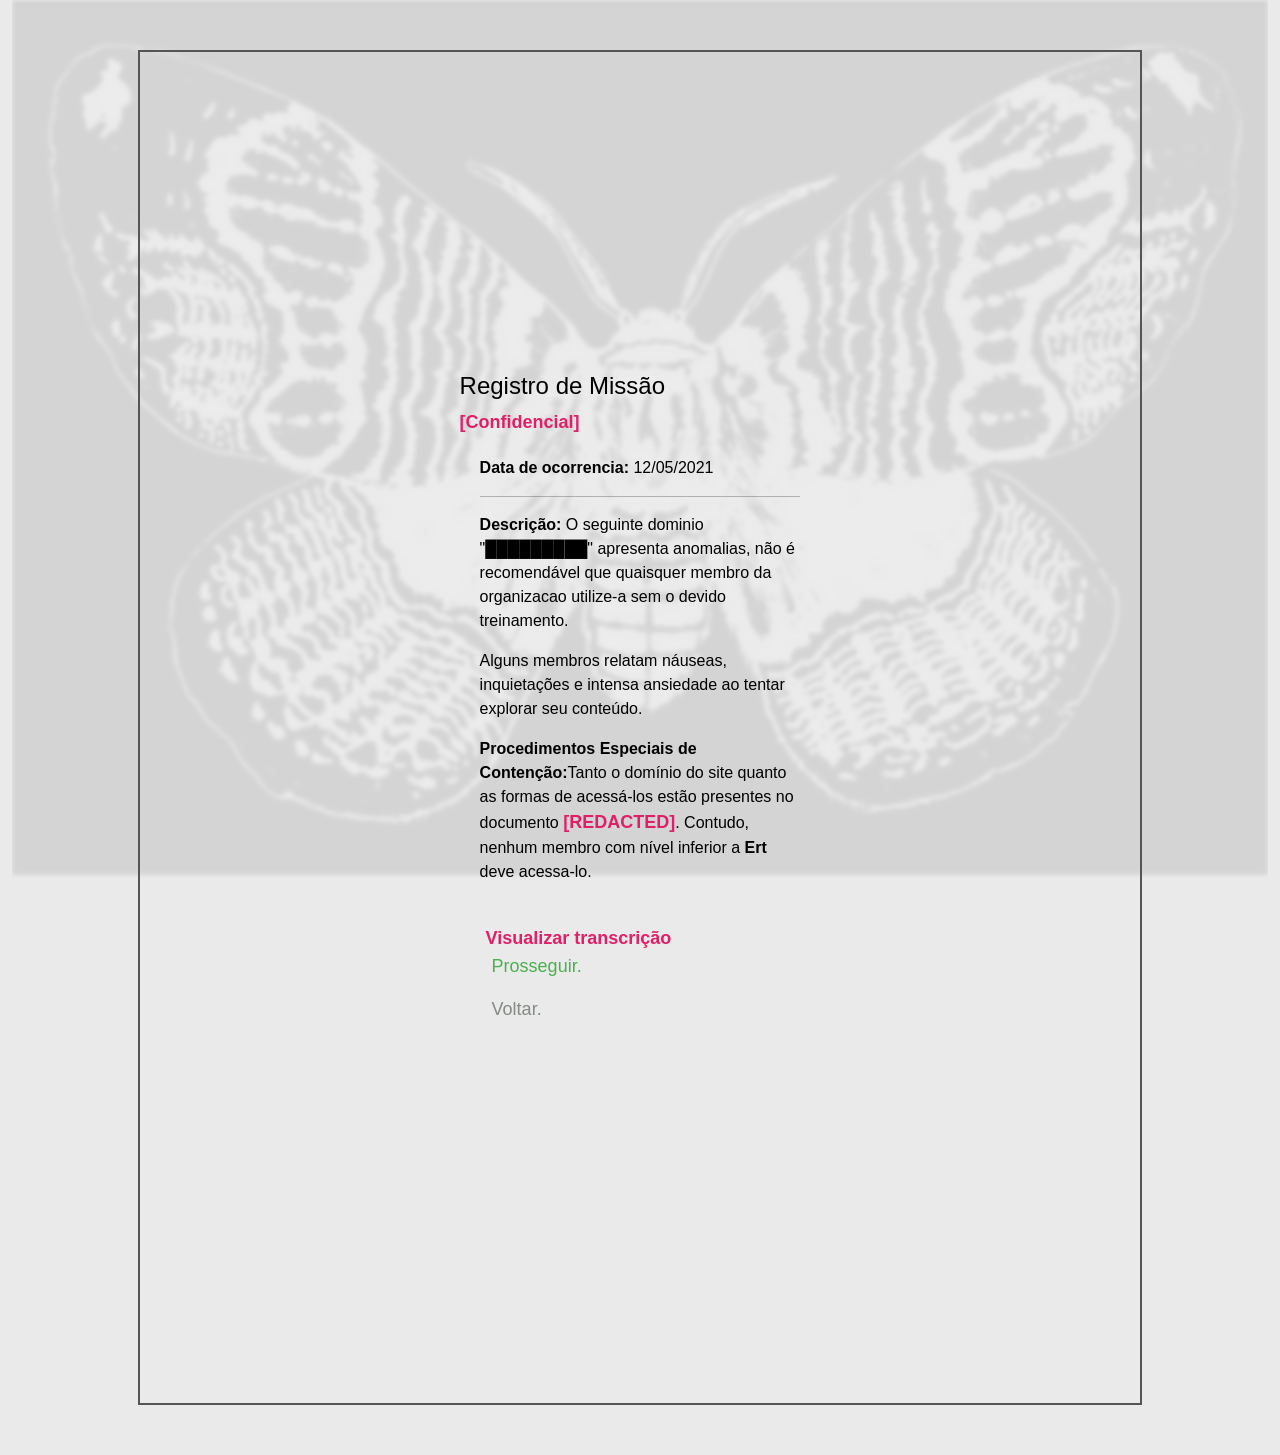
<file: puzzle-master/pag-transicao.html>
<!DOCTYPE html>
<html lang="pt-BR">

<head>
    <meta charset="UTF-8">
    <meta name="viewport" content="width=device-width, initial-scale=1.0">
    <title>$##%@#</title>
    <link href="https://cdn.jsdelivr.net/npm/bootstrap@5.3.2/dist/css/bootstrap.min.css" rel="stylesheet"
        integrity="sha384-T3c6CoIi6uLrA9TneNEoa7RxnatzjcDSCmG1MXxSR1GAsXEV/Dwwykc2MPK8M2HN" crossorigin="anonymous">
    <style>
        body {
            font-family: Arial, sans-serif;
            background-color: #eaeaea;
            color: #000;
            text-align: center;
            margin: 0;
            padding: 0;
        }

        .container {
            position: relative;
            padding: 20rem;
            border: 2px solid #555;
            margin: 50px auto;
            width: 80%;
            text-align: left;
        }

        .demo-wrap {
            overflow: hidden;
            position: relative;
        }

        .demo-bg {
            opacity: 0.1;
            position: absolute;
            left: 0;
            top: 0;
            width: 100%;
            height: auto;
            filter: grayscale(100%) blur(2px);
        }



        span,
        strong {
            color: rgb(223, 32, 105);
        }

        strong {
            font-size: large;
            font-weight: 600;
        }

        h1 {
            font-size: 24px;
        }

        .interativo {
            font-size: 18px;
            cursor: pointer;
            color: #4CAF50;
        }

        .background-black {
            background-color: #000;
        }

        .background-red {
            background-color: #FF0000;
        }

        .background-white {
            background-color: #FFF;
        }

        .no-background-image {
            background: none;
        }

        .transcricao {
            font-size: 16px;
            text-align: left;
            margin: 20px;
        }

        .sair {
            font-size: 18px;
            cursor: pointer;
            color: #848a84;
        }

        .row {
            display: inline;
        }

        .element {
            background-color: #333;
            /* Cor de fundo igual à cor do texto */
            color: #fff;
            /* Cor do texto */

        }

        .text-button {
            background: none;
            border: none;
            color: rgb(223, 32, 105);
            font-size: 16px;
            cursor: pointer;
        }

        .text-button:hover {
            text-decoration: underline;
        }

        .blockquote-container {
            margin: 20px;
            padding: 20px;
            border: 2px solid #333;
            background-color: #F5E9D7;
            font-family: "Courier New", Courier, monospace;
            text-align: left;
        }

        blockquote .data {
            color: rgb(192, 4, 4);
        }
    </style>
</head>

<body>

    <div class="container-fluid">
        <div class="demo-wrap">
            <img class="demo-bg" src="./assets/moth.png" alt="moth" id="bg-moth">
            <div class="demo-content">
                <div class="container">
                    <h1>Registro de Missão</h1>
                    <strong>[Confidencial]</strong>
                    <div class="transcricao">

                        <p><b>Data de ocorrencia: </b>12/05/2021</p>
                        <hr>

                        <p><b>Descrição: </b> O seguinte dominio "█████████" apresenta anomalias, não é
                            recomendável
                            que quaisquer membro da organizacao utilize-a sem o devido treinamento.</p>
                        <p>Alguns membros relatam náuseas, inquietações e intensa ansiedade ao tentar explorar seu
                            conteúdo.</p>

                        <p><b>Procedimentos Especiais de Contenção:</b>Tanto o domínio do site quanto as formas de
                            acessá-los estão presentes no documento
                            <strong>[REDACTED]</strong>.
                            Contudo, nenhum membro com nível inferior a <b>Ert</b> deve
                            acessa-lo.
                        </p>

                        <br />
                        <button class="text-button" onclick="toggleBlockquote()"><strong>Visualizar
                                transcrição</strong></button>
                        <div class="blockquote-container col-12" id="blockquote-container" style="display: none;">
                            <blockquote>
                                <p class="data" style="font-weight: light;">
                                    <b
                                        style="font-weight: bolder; font-size: large;">SOLICITAÇÃO=</b>"Entrevista_4000_0215"
                                </p>
                                <p class="data">.</p>
                                <p class="data">.</p>
                                <p class="data">.</p>

                                <b class="data" style="font-weight: bolder; font-size: larger;">[ACESSO: NEGADO]</b>
                                </p>
                                <b class="data" style="font-weight: bold; font-size: large;">[Dados expurgados.]</b>

                                <p class="data">.</p>
                                <p class="data">.</p>
                                <p class="data">.</p>

                                <p class="data" style="font-weight: light;">
                                    <b
                                        style="font-weight: bolder; font-size: large;">SOLICITAÇÃO=</b>"Entrevista_4000_0215"
                                </p>
                                <p class="data" style="font-weight: light;">
                                    <b
                                        style="font-weight: bolder; font-size: large;">CREDENCIAIS=</b>"EJAPERS/M4d754pARte3"
                                </p>
                                <p class="data">.</p>
                                <p class="data">.</p>
                                <p class="data">.</p>
                                <b class="data" style="font-weight: bolder; font-size: larger;">[ACESSO: CONCEDIDO]</b>
                                </p>

                                <b class="data" style="font-weight: bold; font-size: large;">[Seja bem-vindo
                                    █████████]</b>
                                <br />
                                <p style="font-weight: bold;"><b>[INICIO DA TRANSCRIÇÃO]</b></p>
                                <br />
                                <p><b>Entrevistadora:</b> Dra. █████████.</p>
                                <br />
                                <p><b>Dra. █████████</b>: O que aconteceram nestes ultimos meses? Você relata que não
                                    dorme
                                    mais, o que aconteceu?
                                </p>
                                <p><b>Entrevistado</b>: O que %@#quer que seja aquilo, estava$##% espalhado por todo
                                    lugar,
                                    impregnado,
                                    como um virus,
                                    em pouco tempo eu ja não tinha mais controle...
                                </p>

                                <p><b>Dra. █████████:</b> Você pode me dizer como estes "símbolos" se pareciam?</p>
                                <p><b>Entrevistado</b> Quase não posso, é como se fosse uma longa e estranha repetição
                                    de
                                    alguns símbolos. Principalmente a sequência<strong>$##%@#</strong></p>
                                <br />
                                <p><b>Comentário Inicial:</b> Entre$##vista cond%@#%@#uzida em 202█ durante alguns
                                    incidentes
                                    envol$##vendo os sist%@#emas da Fundação.</p>
                                <br />

                                <p style="font-weight: bold;"><b>[<b>FIM</b> $##%%@#%@!@~#%~@#@#$ <b>DA</b> !$!@!@$##!%$
                                        <b>TRANSCRIÇÃO]</b> </b></p>

                            </blockquote>
                        </div>
                        <div class="row">
                            <p class="interativo" onclick="mensagemInterativa()">Prosseguir.</p>
                            <p class="sair" onclick="sair()">Voltar.</p>
                        </div>

                    </div>
                </div>
            </div>
        </div>
    </div>

    <script src="https://cdn.jsdelivr.net/npm/bootstrap@5.3.2/dist/js/bootstrap.bundle.min.js"
        integrity="sha384-C6RzsynM9kWDrMNeT87bh95OGNyZPhcTNXj1NW7RuBCsyN/o0jlpcV8Qyq46cDfL"
        crossorigin="anonymous"></script>
    <script>

        function mensagemInterativa() {
            const pwd = prompt("Password: ");

            if (pwd === "$##%@#" || pwd === "hope") {

                alert("Acesso liberado! Temos um pequeno presente para você.");

                setTimeout(2000);
                window.location.href = "login.html";

            } else {
                alert("Acesso indevido detectado... Iniciando protocolo de contenção.");
                document.body.classList.add('no-background-image');
                startBackgroundAnimation();
            }

        }

        function startBackgroundAnimation() {

            let colors = ["background-black", "background-red", "background-white"];
            let currentIndex = 0;

            setInterval(function () {
                document.body.className = colors[currentIndex];
                currentIndex = (currentIndex + 1) % colors.length;
            }, 3000);
        }

        function sair() {
            window.location.href = "primeira-etapa.html";
        }
        function toggleBlockquote() {
            const blockquoteContainer = document.getElementById('blockquote-container');
            if (blockquoteContainer.style.display === 'none' || blockquoteContainer.style.display === '') {
                blockquoteContainer.style.display = 'block';
            } else {
                blockquoteContainer.style.display = 'none';
            }
        }
    </script>
</body>

</html>
</file>
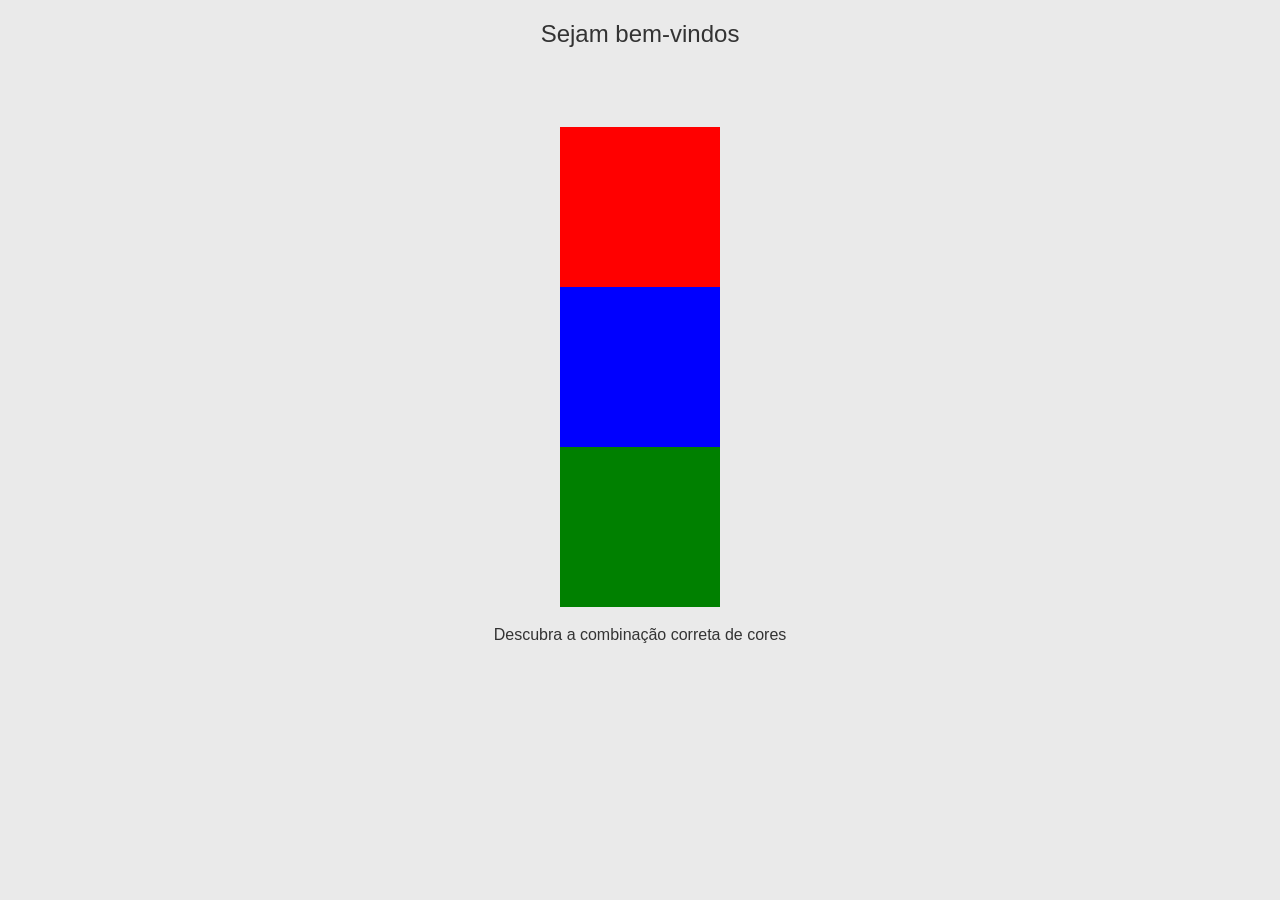
<file: puzzle-master/primeira-etapa.html>
<!DOCTYPE html>
<html lang="en">

<head>
    <meta charset="UTF-8">
    <meta name="viewport" content="width=device-width, initial-scale=1.0">
    <link href="https://cdn.jsdelivr.net/npm/bootstrap@5.3.2/dist/css/bootstrap.min.css" rel="stylesheet"
        integrity="sha384-T3c6CoIi6uLrA9TneNEoa7RxnatzjcDSCmG1MXxSR1GAsXEV/Dwwykc2MPK8M2HN" crossorigin="anonymous">
    <script src="https://cdn.jsdelivr.net/npm/bootstrap@5.3.2/dist/js/bootstrap.bundle.min.js"
        integrity="sha384-C6RzsynM9kWDrMNeT87bh95OGNyZPhcTNXj1NW7RuBCsyN/o0jlpcV8Qyq46cDfL"
        crossorigin="anonymous"></script>
    <title>$##%@#</title>
</head>
<style>
    body {
        font-family: 'Segoe UI', Tahoma, Geneva, Verdana, sans-serif;
        text-align: center;
        background-color: #eaeaea;
        margin: 0;
        padding: 0;
    }

    header {
        background-color: #eaeaea;
        color: #333;
        padding: 20px;
    }

    a {
        text-decoration-line: none;
    }

    h1 {
        font-size: 24px;
    }

    p {
        color: #333;
    }

    .cor {
        width: 10rem;
        height: 10rem;
        flex-wrap: wrap;
        margin: auto;
    }

    .enigma {
        margin-top: 50px;

    }

    .link-oculto {
        display: none;
    }
</style>

</head>

<body>
    <header>
        <h1>Sejam bem-vindos</h1>
    </header>
    <div class="enigma">
        
        <div id="enigma-box">
            <div class="cor" style="background-color: red; color: white;"></div>
            <div class="cor" style="background-color: blue; color: white;"></div>
            <div class="cor" style="background-color: green; color: white;"></div>
        </div>
        <p class="msg mt-3" id="msg-oculta">Descubra a combinação correta de cores</p>
        <a href="pag-transicao.html" class="link-oculto" id="link-oculto">Continuar para a Segunda Parte</a>
    </div>
    <script>
        const cores = document.querySelectorAll('.cor');
        const linkOculto = document.getElementById('link-oculto');
        const msg = document.getElementById('msg-oculta')
        const coresCorretas = ["red", "green", "blue"];
        let selecaoAtual = 0;

        cores.forEach((cor) => {
            cor.addEventListener('click', () => {
                if (cor.style.backgroundColor === coresCorretas[selecaoAtual]) {
                    selecaoAtual++;
                    cor.classList.add('selecionada');
                    if (selecaoAtual === coresCorretas.length) {
                        linkOculto.style.display = 'block';
                        msg.display.style = 'none';
                    }
                } else {
                    selecaoAtual = 0;
                    cores.forEach((c) => c.classList.remove('selecionada'));
                    msg.innerHTML = `
                    <span>oops!</span><br />
                    `;
                }
            });
        });
    </script>
</body>

</html>
</file>
<file: assets/cicada.css>
/* Tema do puzzle: preto absoluto, texto de terminal, runas e falhas de sinal. */
:root {
  color-scheme: dark;
  --bg: #040404;
  --bg-elevado: #0a0a09;
  --fg: #dcd8cf;
  --fg-suave: #8d897f;
  --fg-apagado: #46443f;
  --linha: #23221f;
  --sinal: #d81e2b;
  --fonte-titulo: "Cormorant Garamond", "Times New Roman", serif;
  --fonte-mono: "IBM Plex Mono", ui-monospace, "Cascadia Mono", monospace;
  --fonte-runa: "Noto Sans Runic", "Segoe UI Historic", serif;
  --e1: .5rem;
  --e2: 1rem;
  --e3: 1.75rem;
  --e4: 3rem;
  --e5: 5rem;
}

*, *::before, *::after { box-sizing: border-box; }

[hidden] { display: none !important; }

html { background: var(--bg); }

body {
  margin: 0;
  min-height: 100svh;
  background: var(--bg);
  color: var(--fg);
  font: 400 15px/1.75 var(--fonte-mono);
  font-variant-numeric: lining-nums;
  -webkit-font-smoothing: antialiased;
  overflow-x: hidden;
}

::selection { background: var(--sinal); color: var(--bg); }

a { color: inherit; }

.sr-only {
  position: absolute;
  width: 1px;
  height: 1px;
  overflow: hidden;
  clip-path: inset(50%);
  white-space: nowrap;
}

/* ---------- Atmosfera ---------- */

/* Linhas de varredura */
body::before {
  content: "";
  position: fixed;
  inset: 0;
  z-index: 60;
  pointer-events: none;
  background: repeating-linear-gradient(to bottom, rgba(255, 255, 255, .022) 0 1px, transparent 1px 3px);
}

/* Vinheta de tubo */
body::after {
  content: "";
  position: fixed;
  inset: 0;
  z-index: 61;
  pointer-events: none;
  background: radial-gradient(120% 95% at 50% 45%, transparent 52%, rgba(0, 0, 0, .82) 100%);
}

.fx-grao {
  position: fixed;
  inset: 0;
  z-index: 59;
  pointer-events: none;
  background-size: 128px;
  image-rendering: pixelated;
  opacity: .035;
  mix-blend-mode: screen;
}

.fx-varredura {
  position: fixed;
  left: 0;
  right: 0;
  top: -25vh;
  height: 22vh;
  z-index: 58;
  pointer-events: none;
  background: linear-gradient(to bottom, transparent, rgba(255, 255, 255, .035) 60%, transparent);
  animation: varre 9s linear infinite;
}

@keyframes varre { to { transform: translateY(150vh); } }

.fx-rasgos {
  position: fixed;
  inset: 0;
  z-index: 62;
  pointer-events: none;
}

.fx-barra {
  position: absolute;
  left: 0;
  right: 0;
  background: #fff;
  mix-blend-mode: difference;
}

.mariposa {
  position: fixed;
  left: 50%;
  top: 50%;
  z-index: 0;
  width: min(980px, 130vw);
  transform: translate(-50%, -50%);
  pointer-events: none;
  user-select: none;
  mix-blend-mode: screen;
  -webkit-mask-image: radial-gradient(closest-side, #000 55%, transparent);
  mask-image: radial-gradient(closest-side, #000 55%, transparent);
  opacity: .07;
  animation: respira 8s ease-in-out infinite;
}

@keyframes respira { 50% { opacity: .12; } }

.runas {
  position: fixed;
  top: 0;
  bottom: 0;
  left: clamp(.75rem, 2vw, 1.75rem);
  z-index: 1;
  writing-mode: vertical-rl;
  text-orientation: upright;
  font: 400 14px/1 var(--fonte-runa);
  letter-spacing: .55em;
  color: var(--fg-apagado);
  overflow: hidden;
  white-space: nowrap;
  pointer-events: none;
  user-select: none;
}

.runas--direita { left: auto; right: clamp(.75rem, 2vw, 1.75rem); }

@media (max-width: 760px) { .runas { display: none; } }

/* ---------- Tela ---------- */

.tela {
  position: relative;
  z-index: 2;
  min-height: 100svh;
  display: grid;
  place-items: center;
  padding: clamp(3rem, 8vh, 6rem) max(16px, 6vw);
  animation: liga 1.1s cubic-bezier(.2, .7, .2, 1) both;
}

@keyframes liga {
  0% { opacity: 0; transform: scale(1.02, .004); filter: brightness(6); }
  18% { opacity: 1; transform: scale(1, .004); filter: brightness(6); }
  40% { transform: scale(1, 1); filter: brightness(1.6); }
  55% { opacity: .5; }
  62% { opacity: 1; }
  72% { opacity: .78; }
  100% { opacity: 1; transform: none; filter: none; }
}

.titulo {
  margin: 0;
  font: 500 clamp(2.3rem, 7vw, 4.4rem)/1.02 var(--fonte-titulo);
  letter-spacing: .08em;
  text-transform: uppercase;
  text-shadow: -1px 0 rgba(255, 40, 60, .35), 1px 0 rgba(40, 120, 255, .35);
}

.glitch { position: relative; display: inline-block; }

.glitch::before,
.glitch::after {
  content: attr(data-text);
  position: absolute;
  inset: 0;
  opacity: 0;
  pointer-events: none;
  mix-blend-mode: screen;
}

.glitch::before { color: #ff2a3a; }
.glitch::after { color: #2a7bff; }

.glitch.is-glitching { animation: treme .38s steps(2); }
.glitch.is-glitching::before { opacity: .9; animation: fatia-a .38s steps(1) both; }
.glitch.is-glitching::after { opacity: .9; animation: fatia-b .38s steps(1) both; }

@keyframes treme {
  33% { translate: 2px 0; }
  66% { translate: -2px 1px; }
}

@keyframes fatia-a {
  0% { clip-path: inset(12% 0 70% 0); transform: translateX(-7px); }
  20% { clip-path: inset(55% 0 20% 0); transform: translateX(5px); }
  40% { clip-path: inset(30% 0 48% 0); transform: translateX(-3px); }
  60% { clip-path: inset(82% 0 3% 0); transform: translateX(8px); }
  80% { clip-path: inset(4% 0 88% 0); transform: translateX(-5px); }
  100% { clip-path: inset(40% 0 40% 0); transform: none; }
}

@keyframes fatia-b {
  0% { clip-path: inset(65% 0 12% 0); transform: translateX(6px); }
  20% { clip-path: inset(8% 0 76% 0); transform: translateX(-6px); }
  40% { clip-path: inset(44% 0 30% 0); transform: translateX(4px); }
  60% { clip-path: inset(20% 0 66% 0); transform: translateX(-8px); }
  80% { clip-path: inset(70% 0 18% 0); transform: translateX(3px); }
  100% { clip-path: inset(50% 0 30% 0); transform: none; }
}

.sigilo {
  display: inline-block;
  color: var(--sinal);
  font-weight: 500;
  text-shadow: 0 0 12px rgba(216, 30, 43, .55);
  animation: tremor 3.2s steps(1) infinite;
}

@keyframes tremor {
  0%, 88%, 100% { translate: 0; }
  90% { translate: 2px -1px; }
  93% { translate: -2px 1px; }
  96% { translate: 1px 0; }
}

.censura {
  color: var(--fg-suave);
  letter-spacing: -.04em;
  cursor: not-allowed;
}

.acao {
  display: inline-flex;
  align-items: center;
  min-height: 44px;
  padding: .5rem .25rem;
  border: 0;
  background: none;
  color: var(--fg);
  font: 500 .95rem/1 var(--fonte-mono);
  letter-spacing: .06em;
  text-decoration: none;
  cursor: pointer;
  transition: color .15s, text-shadow .15s;
}

.acao:hover {
  color: var(--sinal);
  text-shadow: -2px 0 rgba(40, 120, 255, .6), 2px 0 rgba(255, 40, 60, .6);
}

.acao:focus-visible,
.cor:focus-visible,
.console input:focus-visible {
  outline: 1px dashed var(--fg);
  outline-offset: 6px;
}

.acao--fraca { color: var(--fg-suave); }

/* Linhas que surgem em sequência; o cursor acompanha a última */
.ln { margin: 0 0 .3rem; opacity: 0; }
.ln.on { opacity: 1; }
.ln.cursor::after {
  content: "";
  display: inline-block;
  width: .6em;
  height: 1.1em;
  margin-left: .25em;
  vertical-align: -.2em;
  background: var(--fg);
  animation: pisca 1s steps(1) infinite;
}

@keyframes pisca { 50% { opacity: 0; } }

.ln--alerta { color: var(--sinal); }
.ln--sistema { color: var(--fg-suave); }
.ln--espaco { margin-top: var(--e2); }
.ln b { font-weight: 500; color: var(--fg); }

/* ---------- Transmissão (índice) ---------- */

.transmissao { width: min(62ch, 100%); }
.transmissao .ln { white-space: pre-wrap; }
.pgp { color: var(--fg-suave); }

.assinatura {
  color: var(--fg-apagado);
  font-size: .78rem;
  line-height: 1.5;
  word-break: break-all;
}

.transmissao .acao { margin-top: var(--e3); }

/* ---------- Primeira etapa ---------- */

.etapa { text-align: center; width: min(40rem, 100%); }

.instrucao {
  margin: var(--e3) 0 0;
  color: var(--fg-suave);
}

.cores {
  display: flex;
  justify-content: center;
  gap: clamp(.75rem, 3vw, 1.75rem);
  margin: var(--e4) 0 var(--e3);
}

.cor {
  position: relative;
  width: clamp(5rem, 24vw, 8.5rem);
  aspect-ratio: 1;
  padding: 0;
  border: 1px solid var(--linha);
  background-color: var(--c);
  background-image: repeating-linear-gradient(to bottom, rgba(0, 0, 0, .3) 0 1px, transparent 1px 3px);
  filter: saturate(.8) brightness(.72);
  cursor: pointer;
  transition: filter .2s, box-shadow .2s;
}

.cor[data-cor="red"] { --c: #c4121e; }
.cor[data-cor="blue"] { --c: #1638c4; }
.cor[data-cor="green"] { --c: #128c3c; }

.cor:hover { filter: none; animation: treme .25s steps(2); }

.cor:active {
  filter: brightness(1.1);
  box-shadow: 0 0 0 1px var(--fg), 0 0 48px -8px var(--c);
}

.progresso {
  display: flex;
  justify-content: center;
  gap: 6px;
  margin-bottom: var(--e2);
}

.progresso span {
  width: 22px;
  height: 3px;
  background: var(--linha);
  transition: background .2s;
}

.progresso span.on { background: var(--fg); }

.mensagem { min-height: 1.75em; margin: 0; color: var(--fg-suave); }
.mensagem--erro { color: var(--sinal); }

/* ---------- Dossiê ---------- */

.dossie { width: min(70ch, 100%); }

.dossie-cabeca {
  display: flex;
  flex-wrap: wrap;
  align-items: flex-end;
  gap: var(--e2) var(--e3);
  padding-bottom: var(--e3);
  margin-bottom: var(--e4);
  border-bottom: 1px solid var(--linha);
}

.carimbo {
  margin-bottom: .5rem;
  padding: .55rem .7rem .5rem .95rem;
  border: 1.5px solid currentColor;
  color: var(--sinal);
  font: 600 .78rem/1 var(--fonte-mono);
  letter-spacing: .32em;
  text-transform: uppercase;
  transform: rotate(-4deg);
  box-shadow: 0 0 22px -6px rgba(216, 30, 43, .6), inset 0 0 14px -6px rgba(216, 30, 43, .6);
}

.campos { display: grid; gap: var(--e3); margin: 0; }

.campos dt {
  margin-bottom: .3rem;
  font: 600 1.05rem/1.2 var(--fonte-titulo);
  letter-spacing: .18em;
  text-transform: uppercase;
  color: var(--fg-suave);
}

.campos dd { margin: 0; }
.campos dd p { margin: 0 0 .6rem; }

.acoes {
  display: flex;
  flex-wrap: wrap;
  gap: var(--e1) var(--e3);
  margin-top: var(--e4);
  padding-top: var(--e2);
  border-top: 1px solid var(--linha);
}

.dossie > .acao { margin-top: var(--e4); }

.terminal {
  margin-top: var(--e2);
  border: 1px solid var(--linha);
  background: var(--bg-elevado);
  box-shadow: 0 40px 90px -50px rgba(216, 30, 43, .45);
}

.terminal-barra {
  display: flex;
  justify-content: space-between;
  align-items: center;
  padding: .55rem 1rem;
  border-bottom: 1px solid var(--linha);
  color: var(--fg-suave);
  font-size: .8rem;
}

.led {
  width: 7px;
  height: 7px;
  border-radius: 50%;
  background: var(--sinal);
  box-shadow: 0 0 10px var(--sinal);
  animation: pisca 1.1s steps(1) infinite;
}

.terminal-corpo { padding: var(--e3) clamp(1rem, 3vw, 1.75rem); font-size: .92rem; }

/* ---------- Console de senha ---------- */

.console {
  width: min(34rem, calc(100vw - 32px));
  padding: 0;
  border: 1px solid var(--linha);
  background: var(--bg-elevado);
  color: var(--fg);
  font: inherit;
  box-shadow: 0 0 0 1px rgba(216, 30, 43, .15), 0 50px 120px -40px rgba(216, 30, 43, .5);
}

.console::backdrop { background: rgba(0, 0, 0, .78); }

.console[open] { animation: liga .5s cubic-bezier(.2, .7, .2, 1) both; }

.console form { padding: var(--e3); }

.console-entrada {
  display: flex;
  align-items: baseline;
  gap: .6rem;
  margin: var(--e2) 0;
}

.console label { color: var(--fg-suave); white-space: nowrap; }

.console input {
  flex: 1;
  min-width: 0;
  padding: .35rem 0;
  border: 0;
  border-bottom: 1px solid var(--fg-apagado);
  background: none;
  color: var(--fg);
  font: inherit;
  letter-spacing: .2em;
  caret-color: var(--sinal);
}

.console-saida { min-height: 1.75em; }

.console-rodape { display: flex; gap: var(--e3); margin-top: var(--e2); }

/* ---------- Trilha dos testes ---------- */

.trilha { display: flex; justify-content: center; gap: 12px; margin-bottom: var(--e3); }
.dossie .trilha { justify-content: flex-start; }

.trilha span {
  width: 7px;
  height: 7px;
  border: 1px solid var(--fg-apagado);
  transform: rotate(45deg);
}

.trilha span.on { background: var(--fg-suave); border-color: var(--fg-suave); }

.trilha span.atual {
  background: var(--sinal);
  border-color: var(--sinal);
  box-shadow: 0 0 10px var(--sinal);
  animation: pisca 1.1s steps(1) infinite;
}

/* Cabeçalho de documento da Fundação */
.cabecalho {
  margin: 0 0 var(--e2);
  color: var(--fg-suave);
  font-size: .8rem;
  letter-spacing: .14em;
  text-transform: uppercase;
}

/* ---------- Teste de percepção ---------- */

.codigos {
  display: flex;
  flex-wrap: wrap;
  justify-content: center;
  gap: .3rem 1.4rem;
  margin: var(--e2) 0 0;
  padding: 0;
  list-style: none;
  font: 500 clamp(1rem, 3.6vw, 1.35rem)/1.5 var(--fonte-mono);
  letter-spacing: .12em;
}

/* ---------- Tarja mal aplicada: pinta por cima, mas o texto continua ali ---------- */

.tarja {
  padding: 0 .15em;
  background: var(--fg-suave);
  color: var(--fg-suave);
}

/* ---------- Pistas ---------- */

.pistas { margin-top: var(--e4); }
.pista { max-width: 60ch; margin: var(--e1) auto 0; color: var(--fg-suave); font-size: .9rem; }
.dossie .pista { margin-left: 0; }
.pista::before { content: "> "; color: var(--sinal); }

/* ---------- Anexo: disco de cifra ---------- */

.anexo { margin-top: var(--e4); }

.subtitulo {
  margin: 0 0 var(--e2);
  font: 600 1.05rem/1.2 var(--fonte-titulo);
  letter-spacing: .18em;
  text-transform: uppercase;
  color: var(--fg-suave);
}

.mensagem-cifrada {
  margin: 0;
  padding: var(--e3) clamp(1rem, 3vw, 1.75rem);
  border: 1px solid var(--linha);
  background: var(--bg-elevado);
  font: 500 1rem/1.9 var(--fonte-mono);
  letter-spacing: .14em;
  word-spacing: .25em;
}

.disco {
  display: grid;
  grid-template-columns: repeat(13, 1fr);
  margin-top: var(--e2);
  border-top: 1px solid var(--linha);
  border-left: 1px solid var(--linha);
}

@media (min-width: 720px) { .disco { grid-template-columns: repeat(26, 1fr); } }

.disco span {
  display: grid;
  padding: .25rem 0;
  border-right: 1px solid var(--linha);
  border-bottom: 1px solid var(--linha);
  text-align: center;
  font-size: .85rem;
  line-height: 1.5;
}

.disco span b { color: var(--fg-suave); font-weight: 400; }

.legenda { margin: var(--e1) 0 0; color: var(--fg-apagado); font-size: .78rem; }

.disco-controle {
  display: flex;
  align-items: center;
  justify-content: center;
  gap: var(--e2);
  margin-top: var(--e2);
}

.disco-controle output { min-width: 9ch; text-align: center; color: var(--sinal); }

/* ---------- Painel de lâmpadas ---------- */

.lampadas { display: inline-grid; gap: clamp(.35rem, 1.6vw, .6rem); margin: var(--e4) auto var(--e3); }

.lampadas-linha {
  display: grid;
  grid-template-columns: repeat(8, clamp(1.9rem, 8vw, 2.6rem));
  gap: clamp(.35rem, 1.6vw, .6rem);
}

.lampadas-pesos span { color: var(--fg-suave); font-size: .72rem; text-align: center; }

.lampada {
  aspect-ratio: 1;
  border: 1px solid var(--linha);
  border-radius: 50%;
  background: #0d0c0b;
}

.lampada.acesa {
  border-color: #f2b84b;
  background: radial-gradient(circle at 40% 35%, #fff6d8, #f2b84b 45%, #a55d12 85%);
  box-shadow: 0 0 18px -2px rgba(242, 184, 75, .7);
}

.bilhete {
  display: inline-block;
  margin: 0;
  padding: .35rem .8rem;
  border: 1px dashed var(--fg-apagado);
  color: var(--fg-suave);
  transform: rotate(-2deg);
}

.bilhete b { color: var(--fg); font-weight: 500; }

/* ---------- Avaliação concluída ---------- */

.final { width: min(66ch, 100%); }
.final .subtitulo { margin-top: var(--e4); }
.final p { margin-bottom: var(--e2); }

.relatorio { display: grid; gap: var(--e2); margin: 0; }
.relatorio dt { color: var(--fg); font-weight: 500; }
.relatorio dd { margin: 0; color: var(--fg-suave); }

.caminhos { margin: 0; padding-left: 1.2em; }
.caminhos li { margin-bottom: var(--e1); color: var(--fg-suave); }
.caminhos a { color: var(--fg); text-underline-offset: 3px; }
.caminhos a:hover { color: var(--sinal); }

.extra img {
  display: block;
  width: min(340px, 100%);
  margin: var(--e2) 0;
  border: 1px solid var(--linha);
  filter: invert(1) sepia(.2) brightness(.85);
}

.lema { margin-top: var(--e4); color: var(--fg-apagado); letter-spacing: .3em; text-transform: uppercase; font-size: .8rem; }

/* ---------- Protocolo de contenção ---------- */

html.contencao body { animation: alerta 3s ease-in-out infinite; }

@keyframes alerta {
  0%, 100% { background: var(--bg); }
  50% { background: #3a0207; }
}

/* Uma inversão por ciclo de 3 s: bem abaixo do limite de 3 flashes por segundo */
.fx-flash {
  position: fixed;
  inset: 0;
  z-index: 63;
  pointer-events: none;
  background: #fff;
  mix-blend-mode: difference;
  opacity: 0;
  animation: inverte 3s steps(1) infinite;
}

@keyframes inverte {
  0%, 92%, 96%, 100% { opacity: 0; }
  93% { opacity: 1; }
}

.aviso-contencao {
  position: fixed;
  top: 0;
  left: 0;
  right: 0;
  z-index: 64;
  padding: .7rem 16px;
  background: var(--sinal);
  color: #000;
  font: 600 .78rem/1.2 var(--fonte-mono);
  letter-spacing: .3em;
  text-transform: uppercase;
  text-align: center;
}

html.contencao .glitch::before,
html.contencao .glitch::after { opacity: .75; animation-duration: 1.4s; animation-timing-function: steps(1); animation-iteration-count: infinite; }
html.contencao .glitch::before { animation-name: fatia-a; }
html.contencao .glitch::after { animation-name: fatia-b; }

@media (prefers-reduced-motion: reduce) {
  *, *::before, *::after { animation: none !important; transition: none !important; }
  .fx-varredura, .fx-flash { display: none; }
  html.contencao body { background: #2a0205; }
}
</file>
